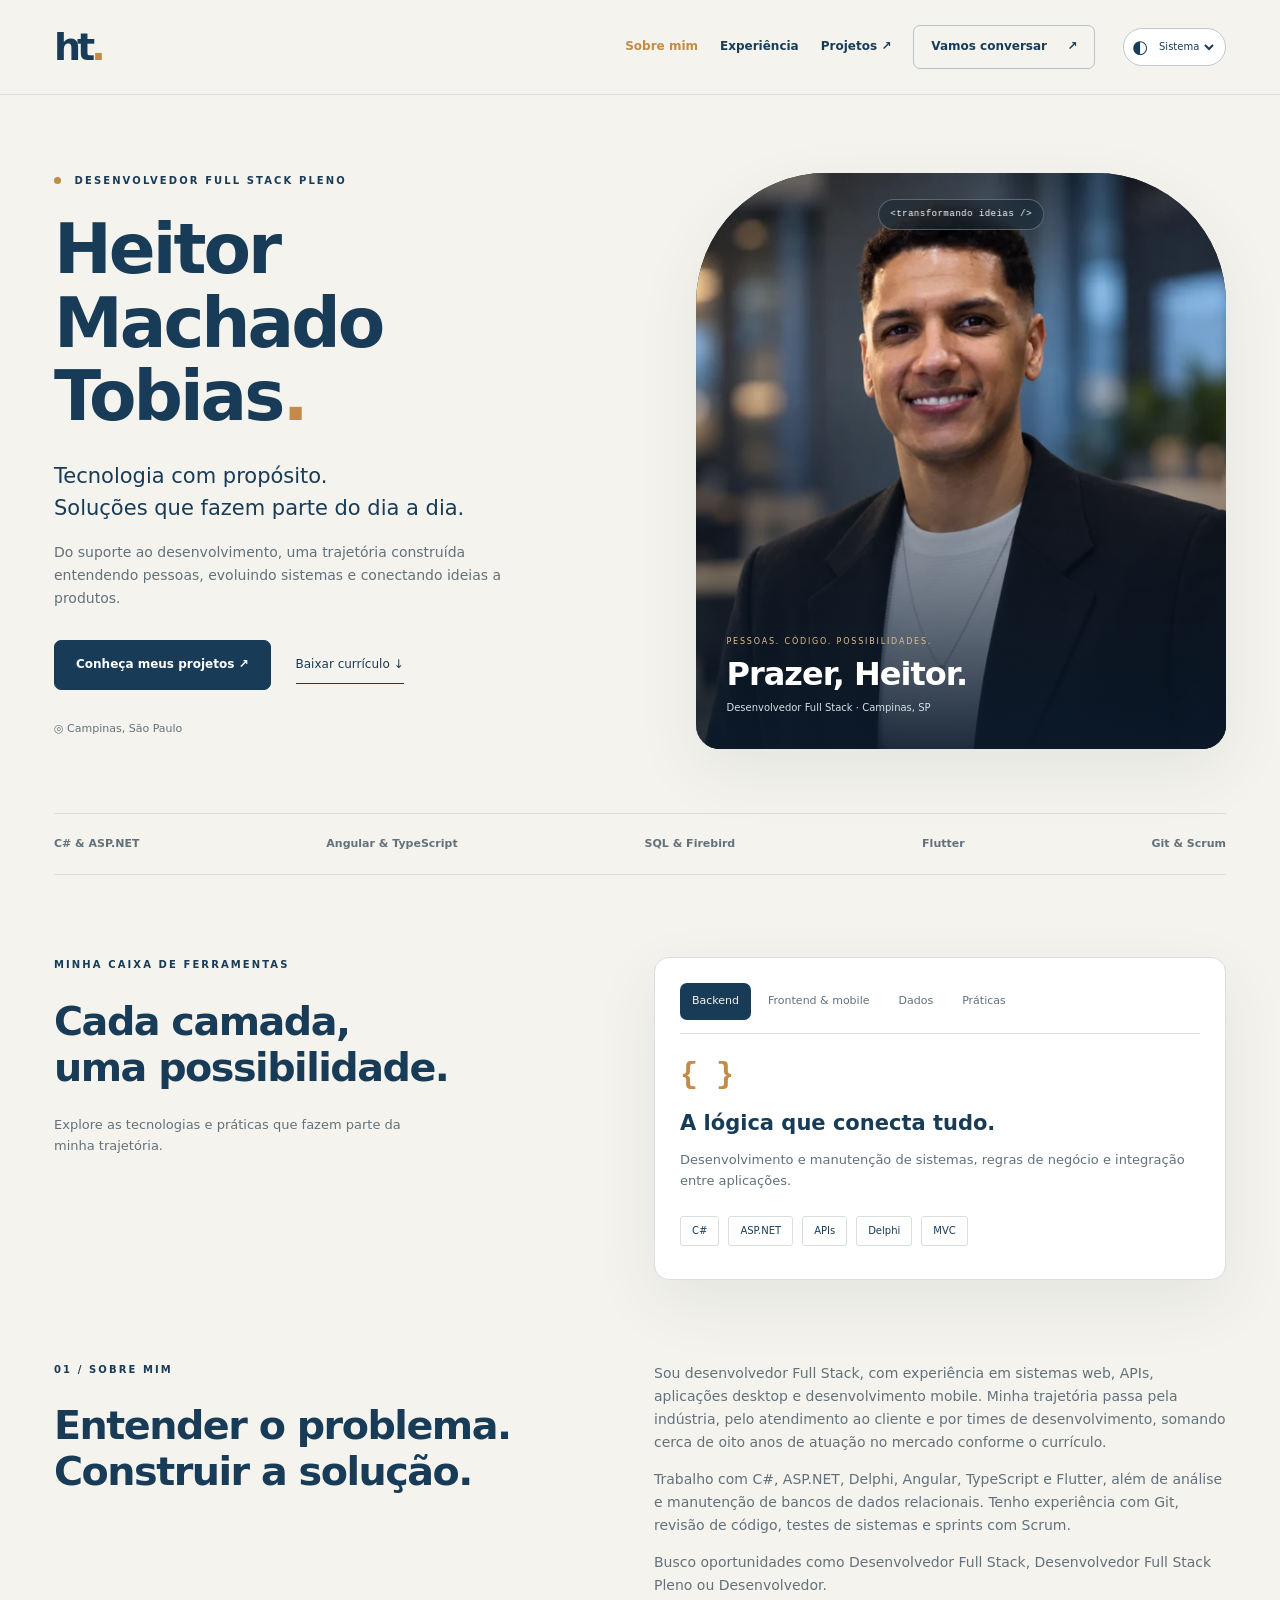
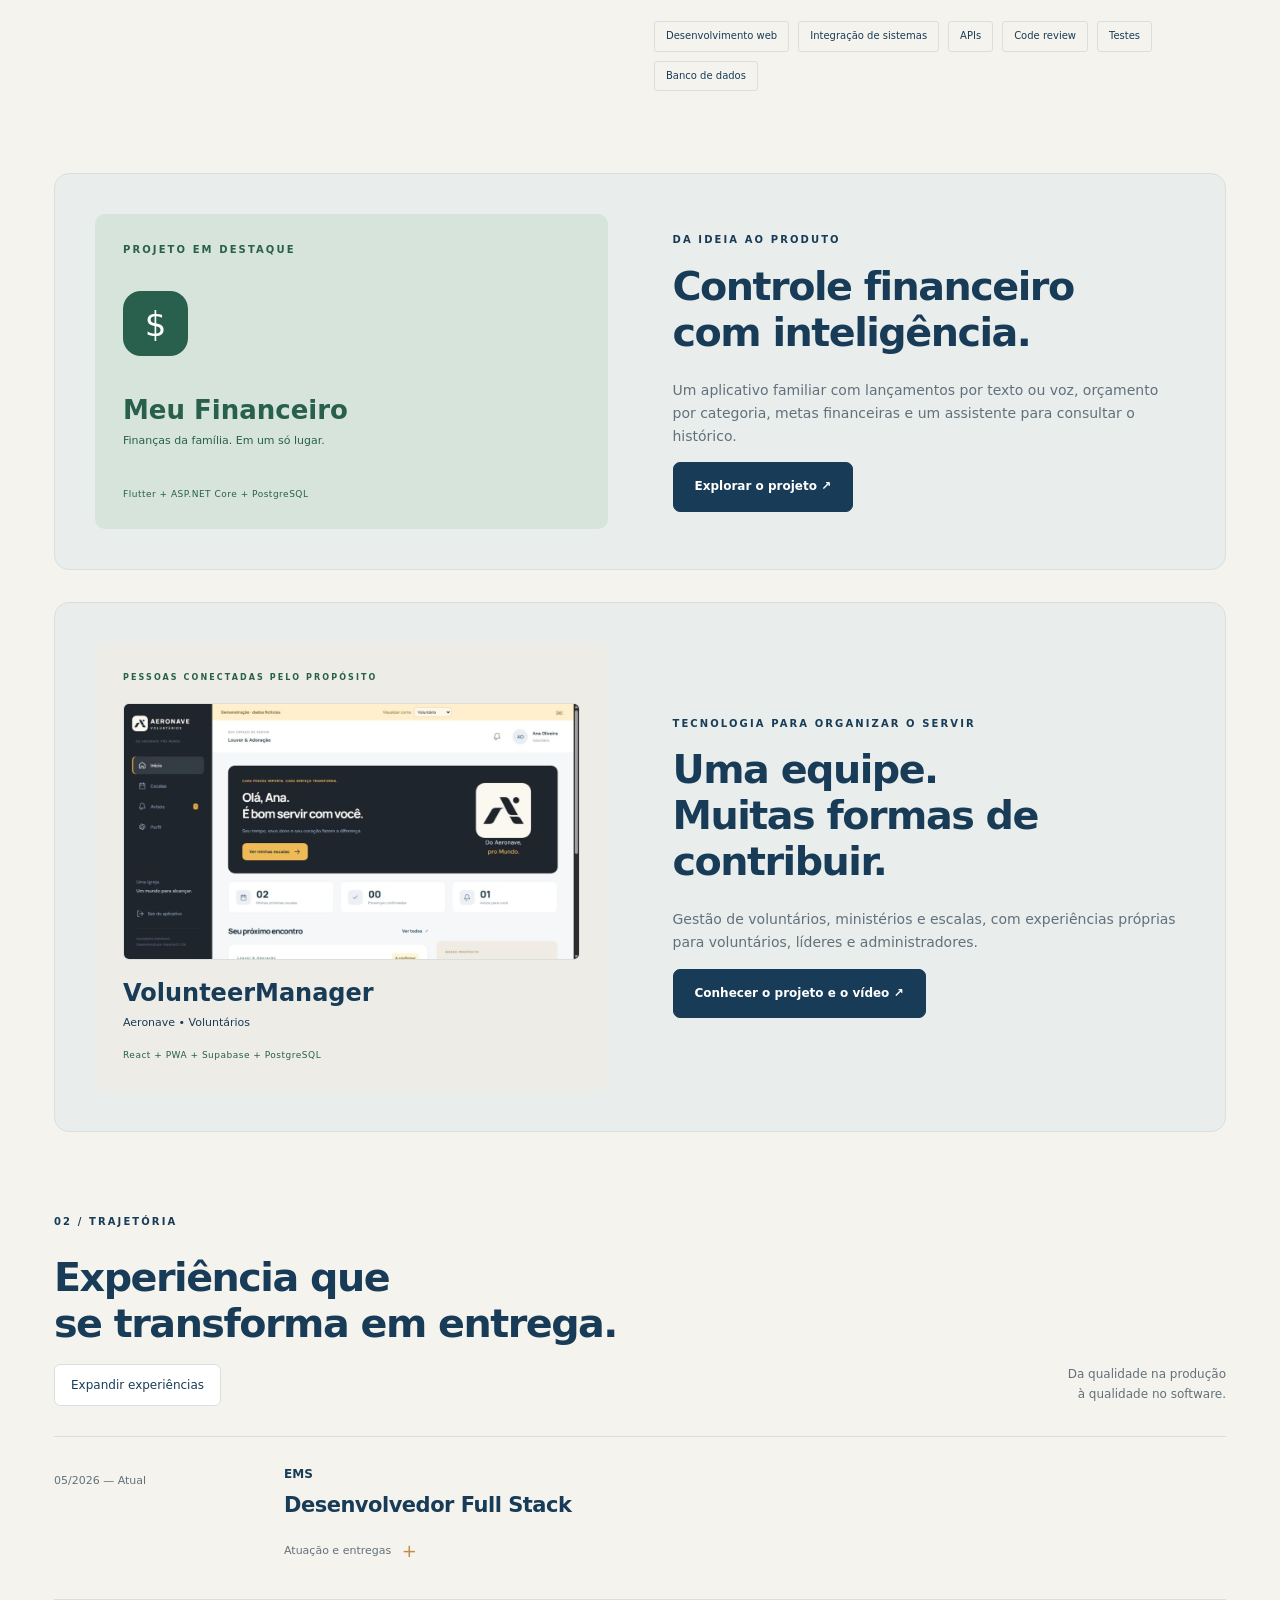
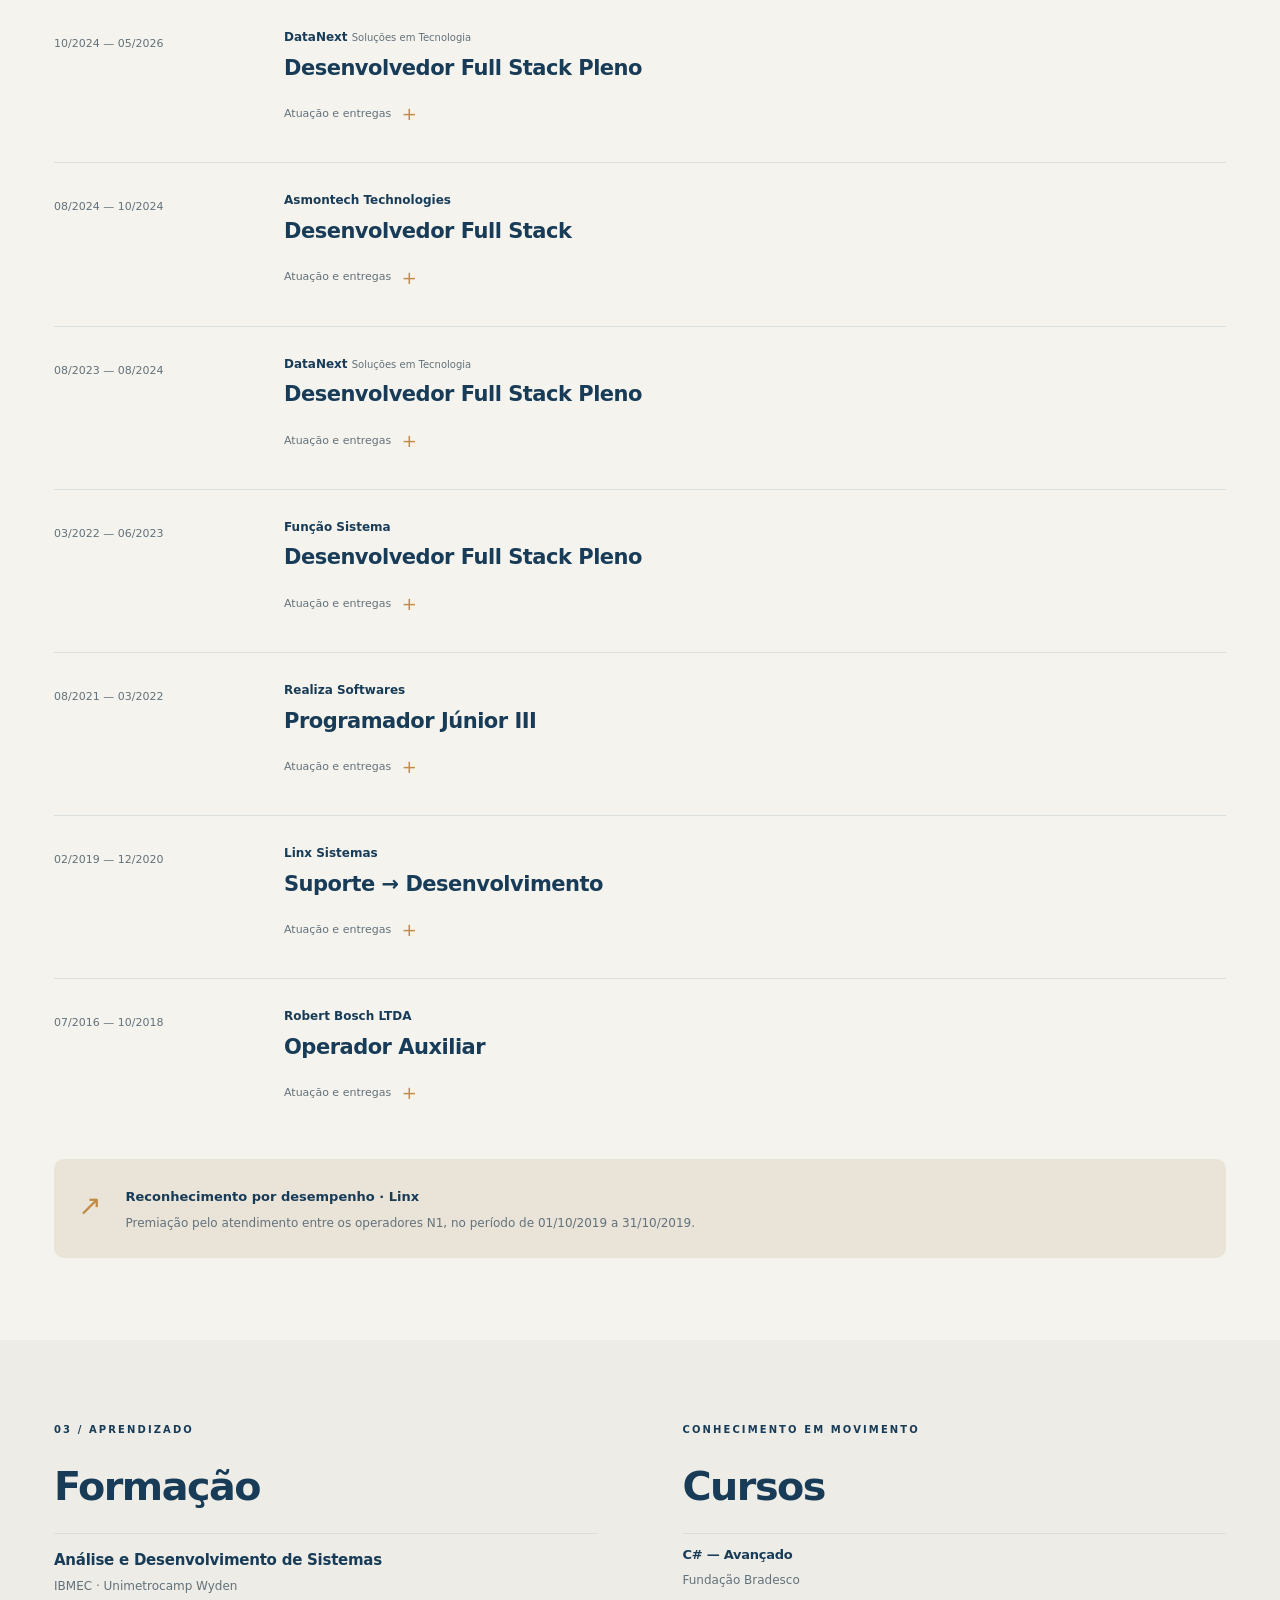
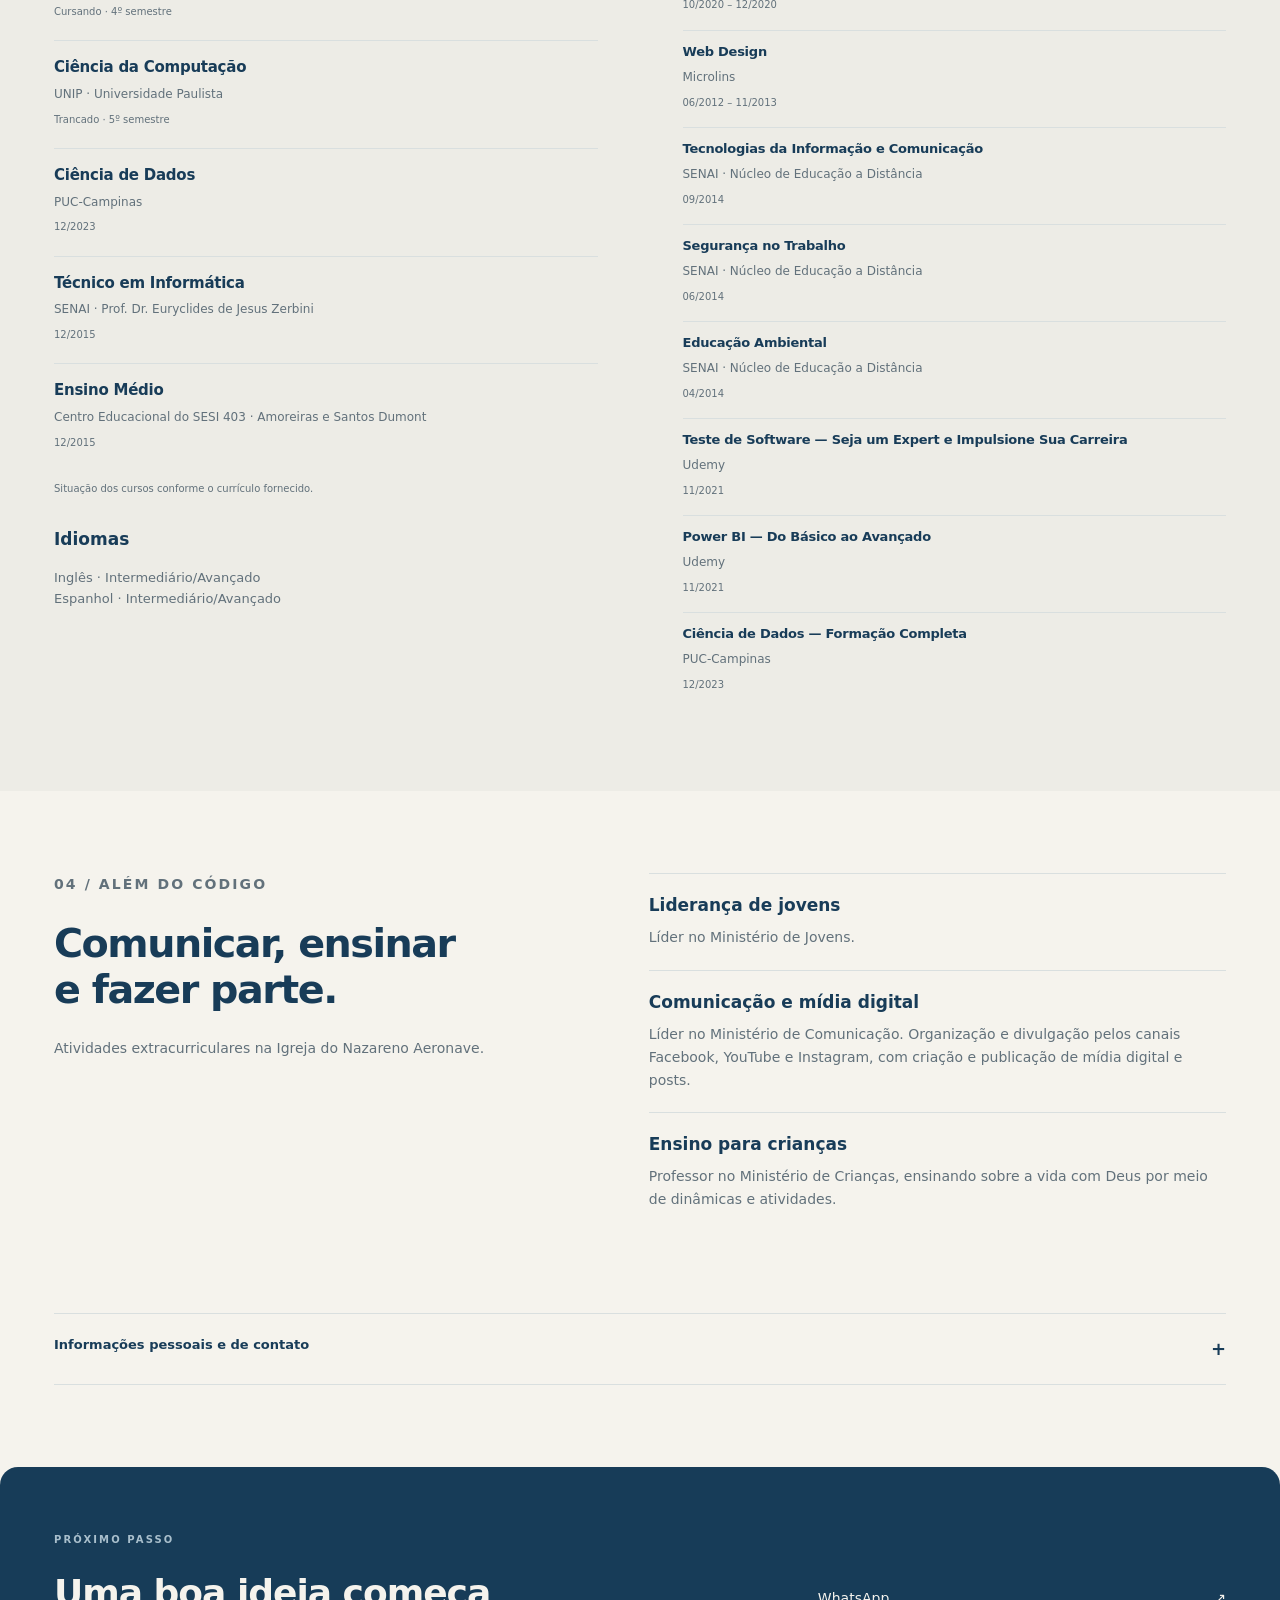
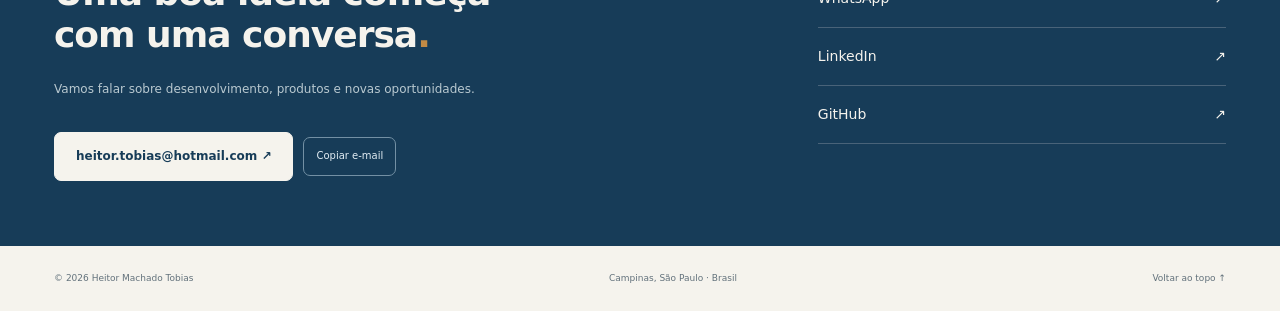
<file: index.html>
<!doctype html><html lang="pt-BR"><head><meta charset="utf-8"><meta name="viewport" content="width=device-width, initial-scale=1"><meta name="color-scheme" content="light dark"><meta name="description" content="Portfólio de Heitor Machado Tobias: desenvolvimento Full Stack, experiência, formação e projetos. Campinas, São Paulo."><meta name="theme-color" content="#173c5b"><meta property="og:title" content="Heitor Machado Tobias | Desenvolvedor Full Stack"><meta property="og:description" content="Portfólio de Heitor Machado Tobias: desenvolvimento Full Stack, experiência, formação e projetos. Campinas, São Paulo."><meta property="og:type" content="website"><meta property="og:image" content="https://heitortobias.github.io/heitor-tobias-1120.webp"><link rel="icon" href="favicon.svg" type="image/svg+xml"><title>Heitor Machado Tobias | Desenvolvedor Full Stack</title><script src="theme.js"></script><link rel="stylesheet" href="theme.css"><link rel="stylesheet" href="styles.css"><script src="site.js" type="module"></script></head><body id="topo"><div class="reading-progress" aria-hidden="true"></div><a class="skip" href="#conteudo">Pular para o conteúdo</a><header><a class="brand" href="index.html" aria-label="Heitor Tobias, início">ht<span>.</span></a><div class="header-tools"><label class="theme-control"><span aria-hidden="true">◐</span><span class="sr-only">Tema de aparência</span><select aria-label="Tema de aparência" data-theme-select><option value="system">Sistema</option><option value="light">Claro</option><option value="dark">Escuro</option></select></label><button class="menu-toggle" type="button" aria-expanded="false" aria-controls="main-navigation">Menu <span aria-hidden="true">☰</span></button></div><nav id="main-navigation" aria-label="Navegação principal"><a href="index.html">Sobre mim</a><a href="index.html#experiencia">Experiência</a><a href="projetos.html">Projetos <span>↗</span></a><a class="nav-contact" href="#contato">Vamos conversar <span>↗</span></a></nav></header><main id="conteudo"><section class="hero"><div class="hero-copy"><p class="eyebrow"><span class="dot"></span> DESENVOLVEDOR FULL STACK PLENO</p><h1>Heitor<br>Machado Tobias<span>.</span></h1><p class="hero-intro">Tecnologia com propósito.<br>Soluções que fazem parte do dia a dia.</p><p class="hero-detail">Do suporte ao desenvolvimento, uma trajetória construída entendendo pessoas, evoluindo sistemas e conectando ideias a produtos.</p><div class="actions"><a class="button" href="projetos.html">Conheça meus projetos ↗</a><a class="text-link" href="curriculo-heitor-tobias.pdf?v=20261112-datas" download>Baixar currículo ↓</a></div><p class="location">◎ Campinas, São Paulo</p></div><figure class="hero-portrait"><img src="heitor-tobias-1120.webp" srcset="heitor-tobias-640.webp 640w, heitor-tobias-1120.webp 1120w" sizes="(max-width:620px) calc(100vw - 40px), (max-width:900px) 43vw, 500px" width="1120" height="1120" alt="Retrato profissional de Heitor Machado Tobias" fetchpriority="high" decoding="async"><figcaption><span class="portrait-label">PESSOAS. CÓDIGO. POSSIBILIDADES.</span><strong>Prazer, Heitor.</strong><span>Desenvolvedor Full Stack · Campinas, SP</span></figcaption><span class="portrait-tag">&lt;transformando ideias /&gt;</span></figure></section><div class="tech-ribbon"><span>C# & ASP.NET</span><span>Angular & TypeScript</span><span>SQL & Firebird</span><span>Flutter</span><span>Git & Scrum</span></div><section class="section tech-explorer" id="tecnologias"><div><p class="eyebrow">MINHA CAIXA DE FERRAMENTAS</p><h2>Cada camada,<br>uma possibilidade.</h2><p>Explore as tecnologias e práticas que fazem parte da minha trajetória.</p></div><div class="tech-browser"><div class="tech-tabs" role="tablist" aria-label="Áreas de tecnologia"><button role="tab" id="tab-backend" aria-controls="technology-panel" aria-selected="true" data-tech="backend">Backend</button><button role="tab" id="tab-frontend" aria-controls="technology-panel" aria-selected="false" tabindex="-1" data-tech="frontend">Frontend & mobile</button><button role="tab" id="tab-data" aria-controls="technology-panel" aria-selected="false" tabindex="-1" data-tech="data">Dados</button><button role="tab" id="tab-workflow" aria-controls="technology-panel" aria-selected="false" tabindex="-1" data-tech="workflow">Práticas</button></div><div id="technology-panel" role="tabpanel" aria-labelledby="tab-backend" tabindex="0"><span class="tech-symbol" aria-hidden="true">{ }</span><h3 id="tech-heading">A lógica que conecta tudo.</h3><p id="tech-description">Desenvolvimento e manutenção de sistemas, regras de negócio e integração entre aplicações.</p><div class="tags" id="tech-tags"><span>C#</span><span>ASP.NET</span><span>APIs</span><span>Delphi</span><span>MVC</span></div></div></div></section><section class="section about" id="sobre"><div><p class="eyebrow">01 / SOBRE MIM</p><h2>Entender o problema.<br>Construir a solução.</h2></div><div><p>Sou desenvolvedor Full Stack, com experiência em sistemas web, APIs, aplicações desktop e desenvolvimento mobile. Minha trajetória passa pela indústria, pelo atendimento ao cliente e por times de desenvolvimento, somando cerca de oito anos de atuação no mercado conforme o currículo.</p><p>Trabalho com C#, ASP.NET, Delphi, Angular, TypeScript e Flutter, além de análise e manutenção de bancos de dados relacionais. Tenho experiência com Git, revisão de código, testes de sistemas e sprints com Scrum.</p><p>Busco oportunidades como Desenvolvedor Full Stack, Desenvolvedor Full Stack Pleno ou Desenvolvedor.</p><div class="tags"><span>Desenvolvimento web</span><span>Integração de sistemas</span><span>APIs</span><span>Code review</span><span>Testes</span><span>Banco de dados</span></div></div></section><section class="featured section"><div class="feature-visual"><span class="eyebrow">PROJETO EM DESTAQUE</span><div class="finance-icon">$</div><p>Meu Financeiro<span>Finanças da família. Em um só lugar.</span></p><span class="mini-tag">Flutter + ASP.NET Core + PostgreSQL</span></div><div><p class="eyebrow">DA IDEIA AO PRODUTO</p><h2>Controle financeiro<br>com inteligência.</h2><p>Um aplicativo familiar com lançamentos por texto ou voz, orçamento por categoria, metas financeiras e um assistente para consultar o histórico.</p><a class="button" href="projetos.html#meu-financeiro">Explorar o projeto ↗</a></div></section><section class="featured section volunteer-featured"><div class="feature-visual volunteer-visual"><span class="eyebrow">PESSOAS CONECTADAS PELO PROPÓSITO</span><img src="volunteer-manager-preview.webp" alt="Painel demonstrativo do Aeronave • Voluntários" width="1100" height="619" loading="lazy" decoding="async"><p>VolunteerManager<span>Aeronave • Voluntários</span></p><span class="mini-tag">React + PWA + Supabase + PostgreSQL</span></div><div><p class="eyebrow">TECNOLOGIA PARA ORGANIZAR O SERVIR</p><h2>Uma equipe.<br>Muitas formas de contribuir.</h2><p>Gestão de voluntários, ministérios e escalas, com experiências próprias para voluntários, líderes e administradores.</p><a class="button" href="projetos.html#volunteer-manager">Conhecer o projeto e o vídeo ↗</a></div></section><section class="section" id="experiencia"><div class="section-head"><div><p class="eyebrow">02 / TRAJETÓRIA</p><h2>Experiência que<br>se transforma em entrega.</h2></div><div class="experience-tools"><p>Da qualidade na produção<br>à qualidade no software.</p><button type="button" class="outline-button" data-expand-experience aria-expanded="false">Expandir experiências</button></div></div><article class="job"><p class="period">05/2026 — Atual</p><div><p class="company">EMS</p><h3>Desenvolvedor Full Stack</h3><details class="job-details"><summary>Atuação e entregas <span aria-hidden="true">+</span></summary><p>Atuação Full Stack na sustentação e evolução do projeto, com implementação de código, correções de falhas e aplicação de hotfixes. Manutenção e ajustes em bancos de dados, desenvolvimento e manutenção de APIs e gestão de dispositivos IoT. Direcionamento de profissionais de manutenção para intervenções em campo (in loco).</p></details></div></article><article class="job"><p class="period">10/2024 — 05/2026</p><div><p class="company">DataNext <span>Soluções em Tecnologia</span></p><h3>Desenvolvedor Full Stack Pleno</h3><details class="job-details"><summary>Atuação e entregas <span aria-hidden="true">+</span></summary><p>Atualizações e manutenção de sistema web para controle de procedimentos dentários. Manutenção de bancos de dados SQL e implementação e manutenção de APIs.</p></details></div></article><article class="job"><p class="period">08/2024 — 10/2024</p><div><p class="company">Asmontech Technologies <span></span></p><h3>Desenvolvedor Full Stack</h3><details class="job-details"><summary>Atuação e entregas <span aria-hidden="true">+</span></summary><p>Atualizações e manutenção de sistema web de chamados com Angular e TypeScript. Banco de dados SQL, implementação e manutenção de APIs, desenvolvimento mobile com Flutter e tabelas e recursos dinâmicos com VBA.</p></details></div></article><article class="job"><p class="period">08/2023 — 08/2024</p><div><p class="company">DataNext <span>Soluções em Tecnologia</span></p><h3>Desenvolvedor Full Stack Pleno</h3><details class="job-details"><summary>Atuação e entregas <span aria-hidden="true">+</span></summary><p>Atualizações e manutenção de sistema web para controle de procedimentos dentários, bancos de dados SQL e implementação e manutenção de APIs.</p></details></div></article><article class="job"><p class="period">03/2022 — 06/2023</p><div><p class="company">Função Sistema <span></span></p><h3>Desenvolvedor Full Stack Pleno</h3><details class="job-details"><summary>Atuação e entregas <span aria-hidden="true">+</span></summary><p>Manutenção e evolução de sistema web MVC para gestão de clientes e intranet, servidores, bancos SQL e APIs. Integração entre sistemas da empresa com MultiProjetos. Entregas de downloads em massa e solicitações em grande escala, testadas, documentadas e aplicadas no cliente, melhorando a relação cliente–empresa e o uso das ferramentas.</p></details></div></article><article class="job"><p class="period">08/2021 — 03/2022</p><div><p class="company">Realiza Softwares <span></span></p><h3>Programador Júnior III</h3><details class="job-details"><summary>Atuação e entregas <span aria-hidden="true">+</span></summary><p>Atualizações e manutenção de ERP para gestão de empresas e negócios. Homologação e implantação de frente de caixa. Manutenção de servidores e bancos SQL, Access e Firebird, além de implementação e manutenção de APIs. Entregas voltadas às necessidades dos clientes e à evolução do produto.</p></details></div></article><article class="job"><p class="period">02/2019 — 12/2020</p><div><p class="company">Linx Sistemas <span></span></p><h3>Suporte → Desenvolvimento</h3><details class="job-details"><summary>Atuação e entregas <span aria-hidden="true">+</span></summary><p>Atuação como Analista Jr I de Suporte, Analista de Desenvolvimento Jr e Desenvolvedor. Atendimento N1 e resolução de dúvidas e problemas. Codificador principal em projeto piloto de uma equipe de quatro pessoas para resolver um problema recorrente e reduzir contatos com o suporte. Melhorias e funcionalidades em Delphi para desktop e C# com ASP.NET. A ferramenta cumpriu sua função e reduziu contatos no suporte.</p></details></div></article><article class="job"><p class="period">07/2016 — 10/2018</p><div><p class="company">Robert Bosch LTDA <span></span></p><h3>Operador Auxiliar</h3><details class="job-details"><summary>Atuação e entregas <span aria-hidden="true">+</span></summary><p>Operação de máquinas injetoras de produtos plásticos, inspeção visual e controle de qualidade durante a produção e na finalização da linha. Apoio no empacotamento, envio e trânsito de peças entre setores para exames e testes. A equipe atingiu altos indicadores de produção e qualidade, com pontuações e premiações internas.</p></details></div></article><aside class="award"><span>↗</span><div><strong>Reconhecimento por desempenho · Linx</strong><p>Premiação pelo atendimento entre os operadores N1, no período de 01/10/2019 a 31/10/2019.</p></div></aside></section><section class="section education"><div><p class="eyebrow">03 / APRENDIZADO</p><h2>Formação</h2><ul class="records"><li><h3>Análise e Desenvolvimento de Sistemas</h3><p>IBMEC · Unimetrocamp Wyden</p><span>Cursando · 4º semestre</span></li><li><h3>Ciência da Computação</h3><p>UNIP · Universidade Paulista</p><span>Trancado · 5º semestre</span></li><li><h3>Ciência de Dados</h3><p>PUC-Campinas</p><span>12/2023</span></li><li><h3>Técnico em Informática</h3><p>SENAI · Prof. Dr. Euryclides de Jesus Zerbini</p><span>12/2015</span></li><li><h3>Ensino Médio</h3><p>Centro Educacional do SESI 403 · Amoreiras e Santos Dumont</p><span>12/2015</span></li></ul><p class="source-note">Situação dos cursos conforme o currículo fornecido.</p><h3 class="language-title">Idiomas</h3><p>Inglês · Intermediário/Avançado<br>Espanhol · Intermediário/Avançado</p></div><div><p class="eyebrow">CONHECIMENTO EM MOVIMENTO</p><h2>Cursos</h2><ul class="records compact"><li><h3>C# — Avançado</h3><p>Fundação Bradesco</p><span>10/2020 – 12/2020</span></li><li><h3>Web Design</h3><p>Microlins</p><span>06/2012 – 11/2013</span></li><li><h3>Tecnologias da Informação e Comunicação</h3><p>SENAI · Núcleo de Educação a Distância</p><span>09/2014</span></li><li><h3>Segurança no Trabalho</h3><p>SENAI · Núcleo de Educação a Distância</p><span>06/2014</span></li><li><h3>Educação Ambiental</h3><p>SENAI · Núcleo de Educação a Distância</p><span>04/2014</span></li><li><h3>Teste de Software — Seja um Expert e Impulsione Sua Carreira</h3><p>Udemy</p><span>11/2021</span></li><li><h3>Power BI — Do Básico ao Avançado</h3><p>Udemy</p><span>11/2021</span></li><li><h3>Ciência de Dados — Formação Completa</h3><p>PUC-Campinas</p><span>12/2023</span></li></ul></div></section><section class="section community"><div><p class="eyebrow">04 / ALÉM DO CÓDIGO</p><h2>Comunicar, ensinar<br>e fazer parte.</h2><p>Atividades extracurriculares na Igreja do Nazareno Aeronave.</p></div><div class="community-list"><article><h3>Liderança de jovens</h3><p>Líder no Ministério de Jovens.</p></article><article><h3>Comunicação e mídia digital</h3><p>Líder no Ministério de Comunicação. Organização e divulgação pelos canais Facebook, YouTube e Instagram, com criação e publicação de mídia digital e posts.</p></article><article><h3>Ensino para crianças</h3><p>Professor no Ministério de Crianças, ensinando sobre a vida com Deus por meio de dinâmicas e atividades.</p></article></div></section><section class="section profile"><details><summary>Informações pessoais e de contato <span>+</span></summary><div class="profile-grid"><p><strong>Nome completo</strong>Heitor Machado Tobias</p><p><strong>Nascimento</strong>25/03/1998</p><p><strong>Endereço</strong>Av. Coacyara, 1101 · Campinas, São Paulo</p><p><strong>Celular / WhatsApp</strong><a href="tel:+5519994448213">(19) 99444-8213</a></p><p><strong>E-mail</strong><a href="mailto:heitor.tobias@hotmail.com">heitor.tobias@hotmail.com</a></p></div></details></section></main><section class="contact" id="contato"><div><p class="eyebrow">PRÓXIMO PASSO</p><h2>Uma boa ideia começa<br>com uma conversa<span>.</span></h2><p>Vamos falar sobre desenvolvimento, produtos e novas oportunidades.</p><div class="email-actions"><a class="button light" href="mailto:heitor.tobias@hotmail.com">heitor.tobias@hotmail.com ↗</a><button class="copy-email" type="button" data-copy-email aria-label="Copiar e-mail de contato">Copiar e-mail</button><span class="copy-status" role="status" aria-live="polite"></span></div></div><div class="contact-links"><a href="https://wa.me/5519994448213" target="_blank" rel="noopener noreferrer">WhatsApp <span>↗</span></a><a href="https://www.linkedin.com/in/heitortobias/" target="_blank" rel="noopener noreferrer">LinkedIn <span>↗</span></a><a href="https://github.com/heitor2503" target="_blank" rel="noopener noreferrer">GitHub <span>↗</span></a></div></section><footer><span>© <span id="year">2026</span> Heitor Machado Tobias</span><span>Campinas, São Paulo · Brasil</span><a href="#topo">Voltar ao topo ↑</a></footer></body></html>
</file>
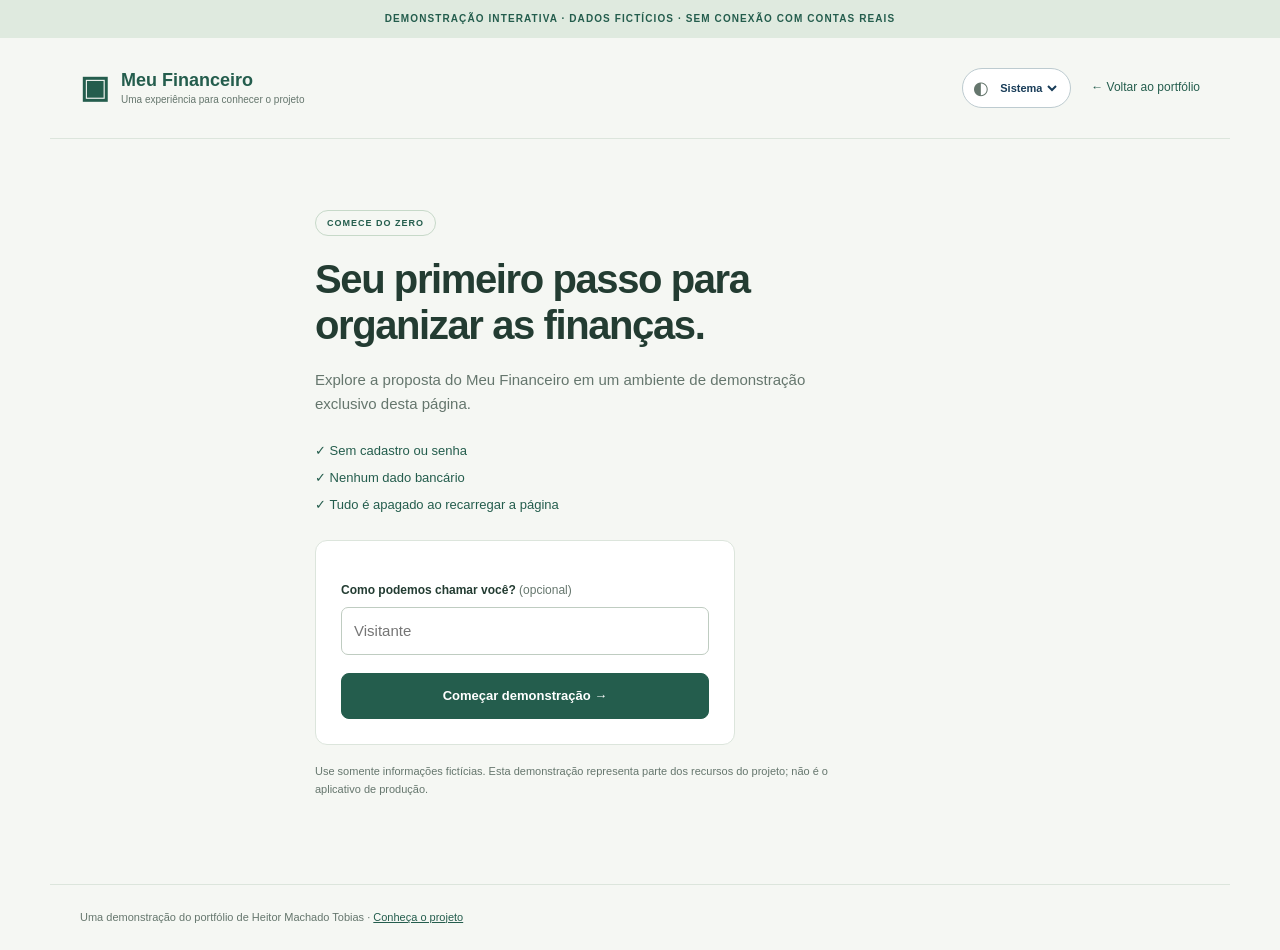
<file: financeiro-demo.html>
<!doctype html><html lang="pt-BR"><head><meta charset="utf-8"><meta name="viewport" content="width=device-width,initial-scale=1"><meta name="color-scheme" content="light dark"><meta http-equiv="Content-Security-Policy" content="default-src 'self'; script-src 'self'; style-src 'self'; connect-src 'none'; form-action 'none'; base-uri 'none'; object-src 'none'; frame-src 'none'"><meta name="referrer" content="no-referrer"><meta name="description" content="Experimente uma demonstração isolada do Meu Financeiro. Dados fictícios, sem cadastro e sem conexão com contas reais."><meta name="robots" content="noindex"><title>Meu Financeiro | Demonstração</title><link rel="icon" href="favicon.svg"><script src="theme.js"></script><link rel="stylesheet" href="theme.css"><link rel="stylesheet" href="financeiro-demo.css"><script src="financeiro-demo.js" defer></script></head><body><div class="demo-banner">DEMONSTRAÇÃO INTERATIVA · DADOS FICTÍCIOS · SEM CONEXÃO COM CONTAS REAIS</div><header><a class="brand" href="financeiro-demo.html">▣ <span>Meu Financeiro<small>Uma experiência para conhecer o projeto</small></span></a><div class="demo-header-tools"><label class="theme-control"><span aria-hidden="true">◐</span><span class="sr-only">Tema de aparência</span><select aria-label="Tema de aparência" data-theme-select><option value="system">Sistema</option><option value="light">Claro</option><option value="dark">Escuro</option></select></label><a href="projetos.html#meu-financeiro">← Voltar ao portfólio</a></div></header><main><section id="welcome" class="welcome"><span class="pill">COMECE DO ZERO</span><h1>Seu primeiro passo para<br>organizar as finanças.</h1><p>Explore a proposta do Meu Financeiro em um ambiente de demonstração exclusivo desta página.</p><div class="promise"><span>✓ Sem cadastro ou senha</span><span>✓ Nenhum dado bancário</span><span>✓ Tudo é apagado ao recarregar a página</span></div><form id="start-form"><label for="visitor">Como podemos chamar você? <span>(opcional)</span></label><input id="visitor" maxlength="40" placeholder="Visitante" autocomplete="off"><button type="submit">Começar demonstração →</button></form><p class="fine">Use somente informações fictícias. Esta demonstração representa parte dos recursos do projeto; não é o aplicativo de produção.</p></section><section id="workspace" hidden><div class="workspace-head"><div><span class="pill">SESSÃO DE DEMONSTRAÇÃO</span><h1>Olá, <span id="visitor-name">Visitante</span>.</h1><p>Um espaço novo para experimentar, do seu jeito.</p></div><div class="head-actions"><button id="examples" class="secondary">Carregar exemplo fictício</button><button id="restart" class="subtle">Recomeçar</button></div></div><nav aria-label="Áreas da demonstração"><button data-panel="overview" aria-current="page">Visão geral</button><button data-panel="entries">Lançamentos</button><button data-panel="budgets">Orçamentos</button><button data-panel="goals">Metas</button></nav><div id="notice" role="status" aria-live="polite"></div><section id="overview" class="panel"><div class="cards"><article><p>Receitas</p><strong id="income-total">R$ 0,00</strong><small>Simuladas nesta página</small></article><article><p>Despesas</p><strong id="expense-total">R$ 0,00</strong><small>Simuladas nesta página</small></article><article><p>Saldo</p><strong id="balance-total">R$ 0,00</strong><small>Receitas menos despesas</small></article></div><div class="grid"><article class="box"><h2>Comece com uma frase</h2><p>Experimente: “Gastei 150 reais de gasolina hoje”.</p><form id="natural-form"><label for="natural">Descreva um lançamento fictício</label><textarea id="natural" rows="3" maxlength="200" placeholder="Gastei 150 reais de gasolina hoje" required></textarea><button type="submit">Revisar lançamento →</button></form><p class="fine">Interpretação por regras locais nesta demo. A integração de IA e a voz pertencem ao aplicativo completo.</p></article><article class="box"><h2>Despesas por categoria</h2><div id="categories"></div><p class="fine">Os totais consideram todos os lançamentos desta sessão fictícia.</p></article></div></section><section id="entries" class="panel" hidden><div class="grid"><article class="box"><h2>Novo lançamento</h2><form id="entry-form"><label for="entry-kind">Tipo</label><select id="entry-kind"><option value="expense">Despesa</option><option value="income">Receita</option></select><label for="entry-description">Descrição fictícia</label><input id="entry-description" required maxlength="100" placeholder="Ex.: Mercado da semana"><label for="entry-amount">Valor em reais</label><input id="entry-amount" type="number" min="0.01" max="10000000" step="0.01" required placeholder="0,00"><label for="entry-category">Categoria</label><select id="entry-category"></select><button type="submit">Adicionar lançamento</button></form></article><article class="box"><h2>Histórico da sessão</h2><div id="history"></div></article></div></section><section id="budgets" class="panel" hidden><div class="grid"><article class="box"><h2>Planeje por categoria</h2><p>Defina um limite fictício e acompanhe quanto já foi usado.</p><form id="budget-form"><label for="budget-category">Categoria</label><select id="budget-category"></select><label for="budget-amount">Limite em reais</label><input id="budget-amount" type="number" min="0.01" max="10000000" step="0.01" required placeholder="0,00"><button type="submit">Salvar orçamento</button></form></article><article class="box"><h2>Seus orçamentos de teste</h2><div id="budget-list"></div></article></div></section><section id="goals" class="panel" hidden><div class="grid"><article class="box"><h2>Um objetivo de cada vez</h2><form id="goal-form"><label for="goal-name">Nome da meta fictícia</label><input id="goal-name" maxlength="80" required placeholder="Ex.: Viagem em família"><label for="goal-target">Valor desejado em reais</label><input id="goal-target" type="number" min="0.01" max="10000000" step="0.01" required><label for="goal-saved">Valor já reservado em reais</label><input id="goal-saved" type="number" min="0" max="10000000" step="0.01" value="0" required><button type="submit">Criar meta</button></form></article><article class="box"><h2>Metas da sessão</h2><div id="goal-list"></div></article></div></section><p class="session-note">Seus testes existem apenas nesta página. Recarregue ou use “Recomeçar” para apagar tudo. Nenhuma operação altera a conta do autor ou envia informações ao aplicativo.</p></section></main><footer>Uma demonstração do portfólio de Heitor Machado Tobias · <a href="projetos.html">Conheça o projeto</a></footer><dialog id="review"><h2>Confira antes de adicionar</h2><p>Interpretação ilustrativa por regras locais:</p><dl><dt>Tipo</dt><dd id="review-kind"></dd><dt>Descrição</dt><dd id="review-description"></dd><dt>Categoria</dt><dd id="review-category"></dd><dt>Valor</dt><dd id="review-amount"></dd></dl><div class="dialog-actions"><button id="review-cancel" class="secondary">Cancelar</button><button id="review-confirm">Confirmar lançamento</button></div></dialog><dialog id="reset-dialog"><h2>Recomeçar a demonstração?</h2><p>Os lançamentos, orçamentos e metas fictícios desta sessão serão apagados.</p><div class="dialog-actions"><button id="reset-cancel" class="secondary">Continuar testando</button><button id="reset-confirm">Sim, recomeçar</button></div></dialog></body></html>
</file>
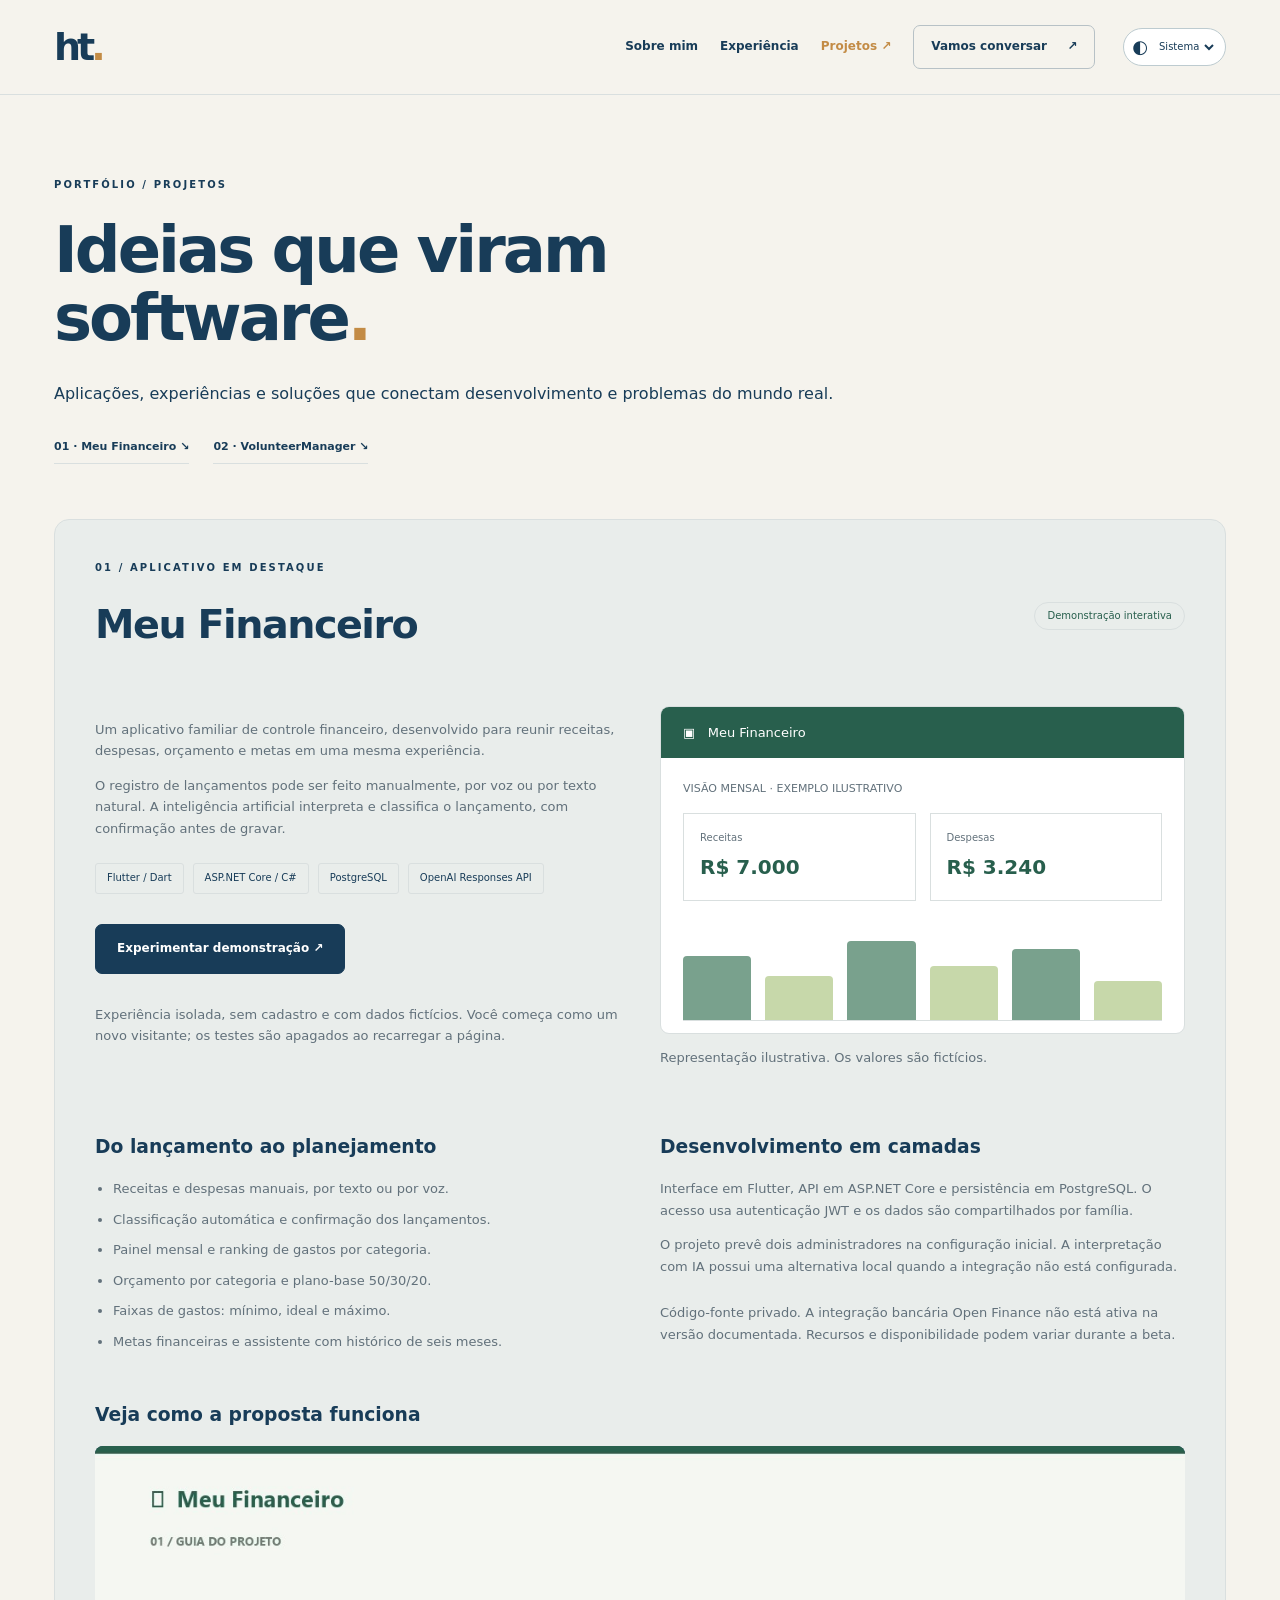
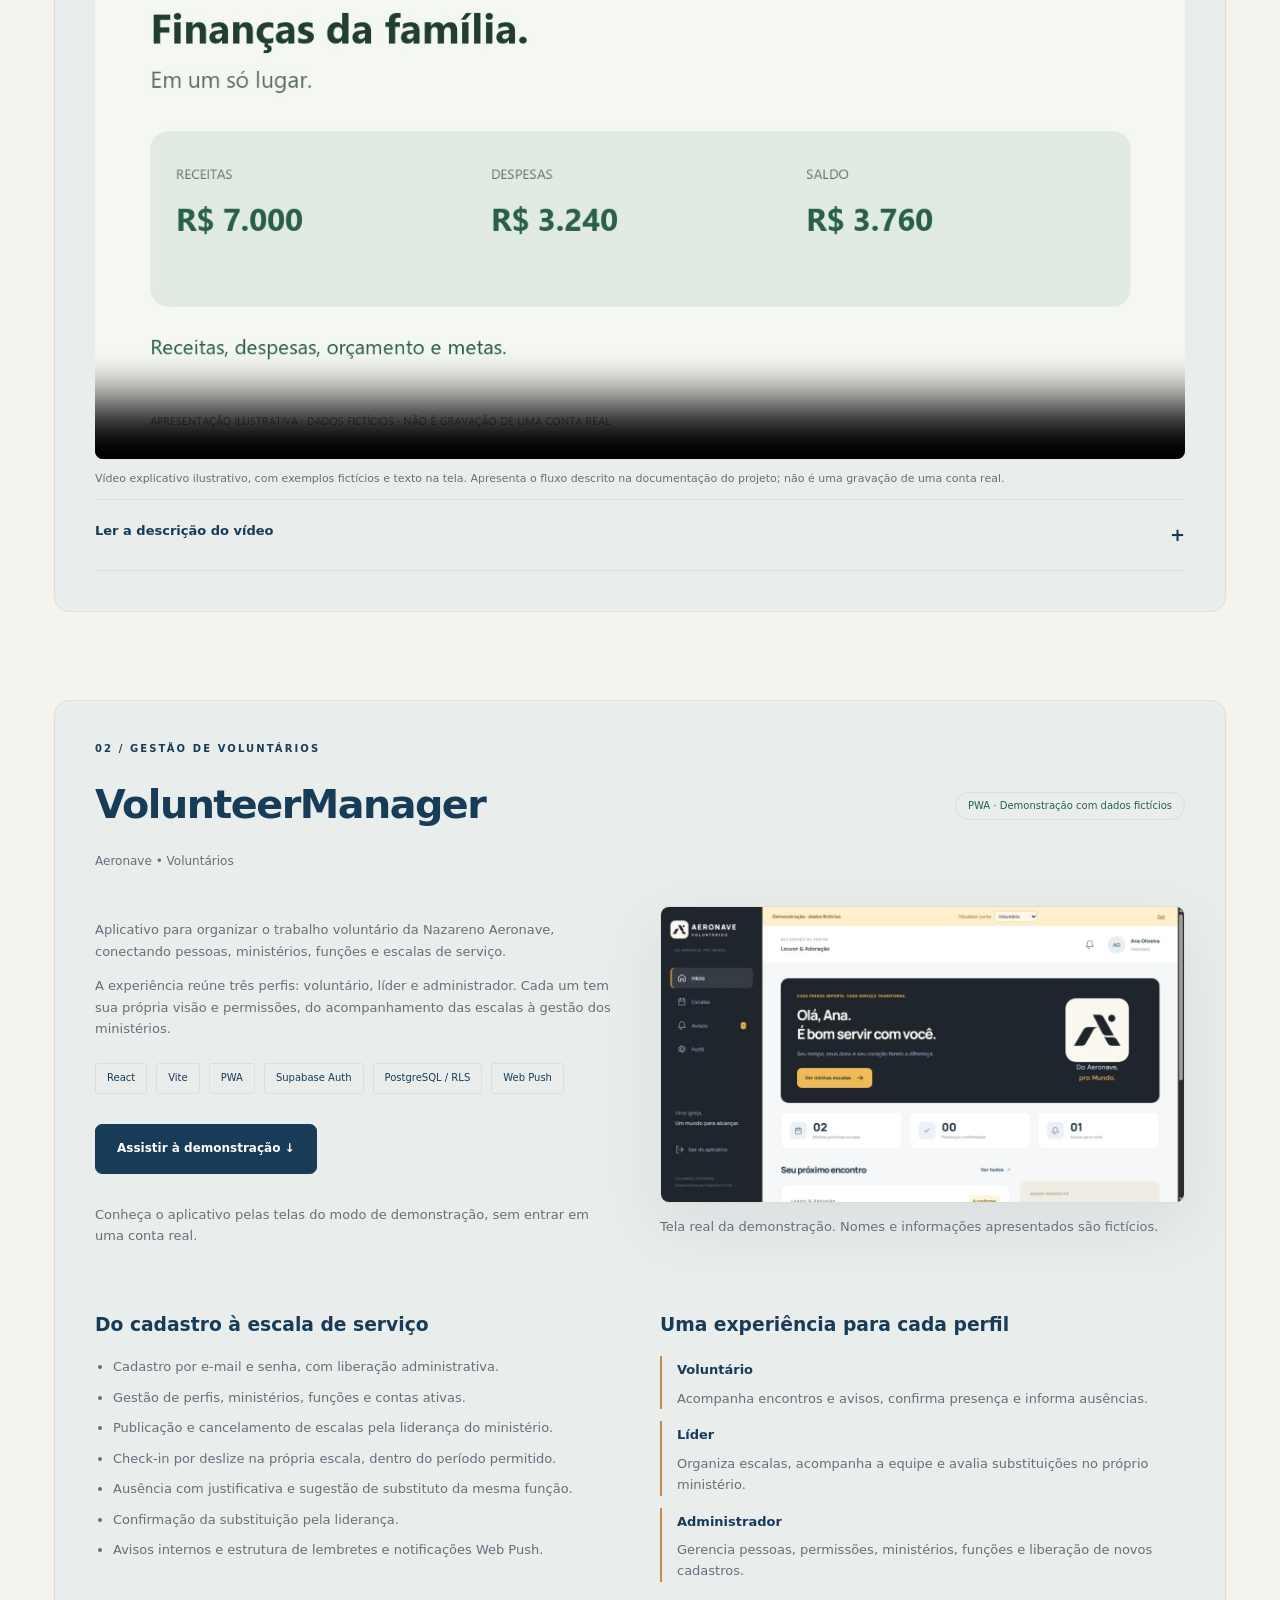
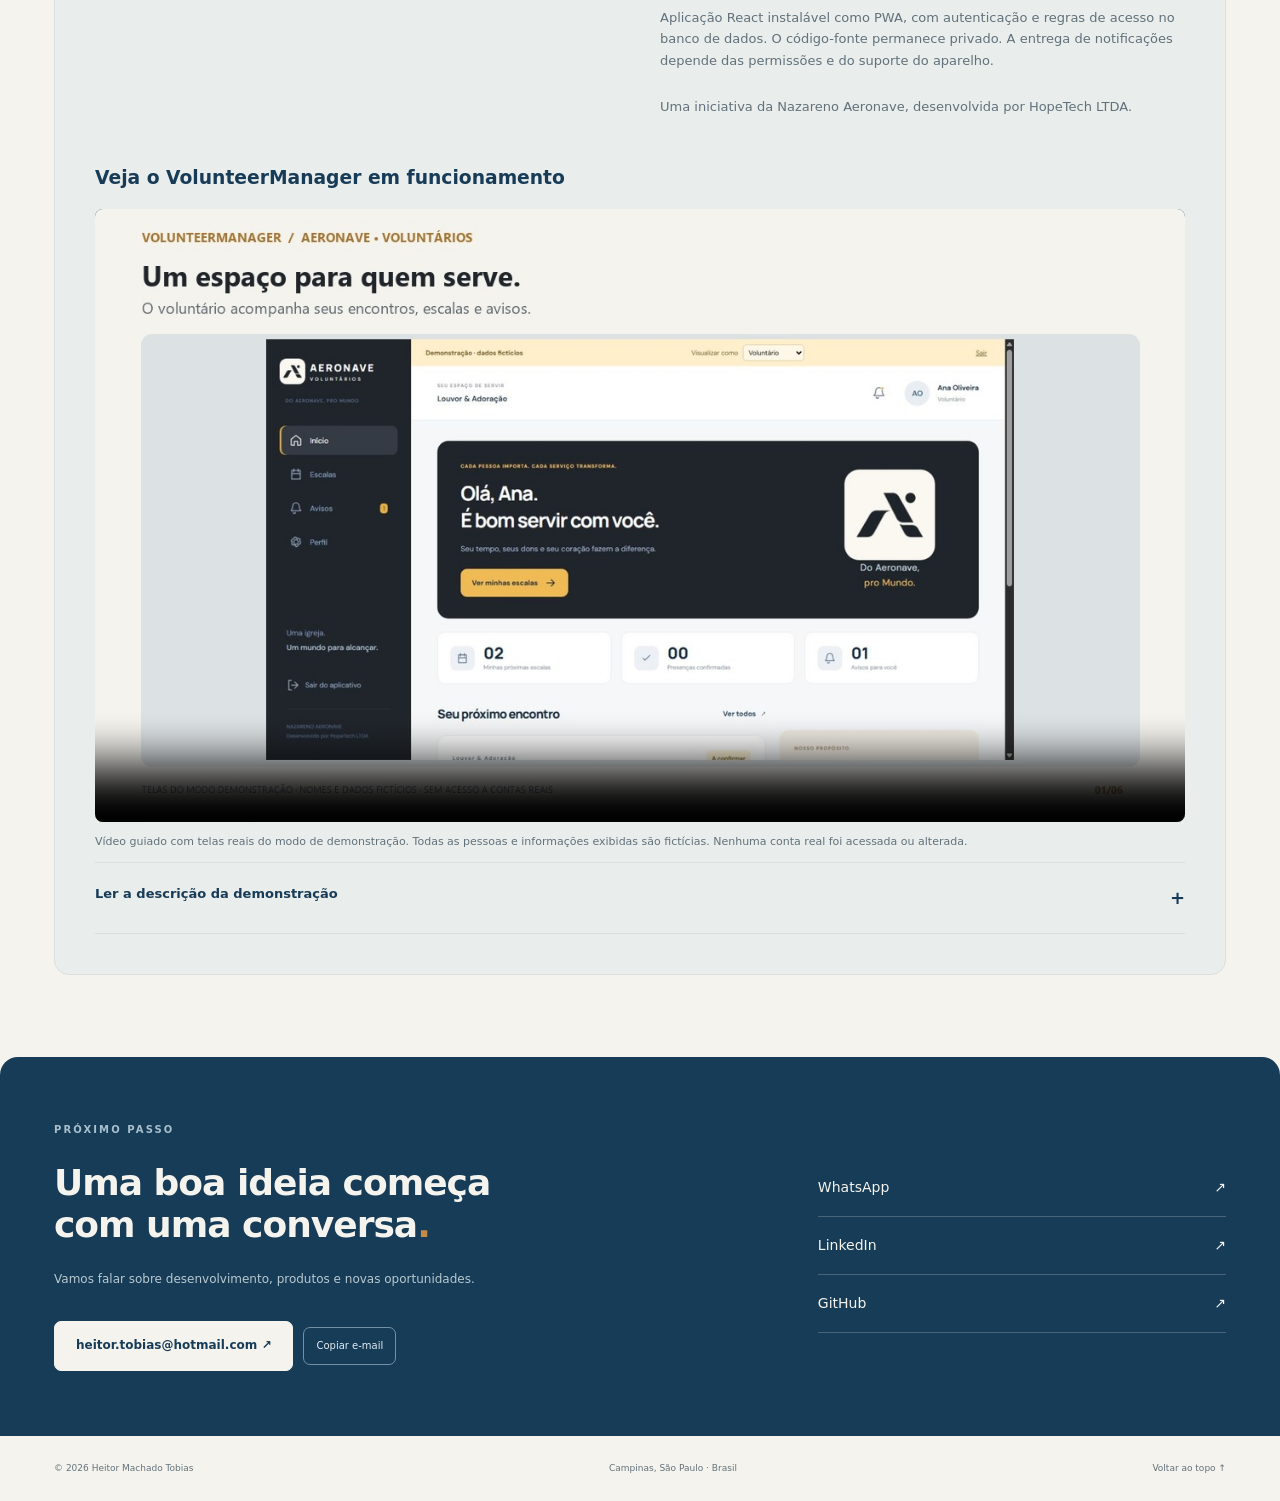
<file: projetos.html>
<!doctype html><html lang="pt-BR"><head><meta charset="utf-8"><meta name="viewport" content="width=device-width, initial-scale=1"><meta name="color-scheme" content="light dark"><meta name="description" content="Conheça Meu Financeiro e VolunteerManager: projetos de Heitor Machado Tobias com demonstrações em vídeo e dados fictícios."><meta name="theme-color" content="#173c5b"><meta property="og:title" content="Projetos | Heitor Machado Tobias"><meta property="og:description" content="Conheça Meu Financeiro e VolunteerManager: projetos de Heitor Machado Tobias com demonstrações em vídeo e dados fictícios."><meta property="og:type" content="website"><link rel="icon" href="favicon.svg" type="image/svg+xml"><title>Projetos | Heitor Machado Tobias</title><script src="theme.js"></script><link rel="stylesheet" href="theme.css"><link rel="stylesheet" href="styles.css"><script src="site.js" type="module"></script></head><body id="topo"><div class="reading-progress" aria-hidden="true"></div><a class="skip" href="#conteudo">Pular para o conteúdo</a><header><a class="brand" href="index.html" aria-label="Heitor Tobias, início">ht<span>.</span></a><div class="header-tools"><label class="theme-control"><span aria-hidden="true">◐</span><span class="sr-only">Tema de aparência</span><select aria-label="Tema de aparência" data-theme-select><option value="system">Sistema</option><option value="light">Claro</option><option value="dark">Escuro</option></select></label><button class="menu-toggle" type="button" aria-expanded="false" aria-controls="main-navigation">Menu <span aria-hidden="true">☰</span></button></div><nav id="main-navigation" aria-label="Navegação principal"><a href="index.html">Sobre mim</a><a href="index.html#experiencia">Experiência</a><a href="projetos.html">Projetos <span>↗</span></a><a class="nav-contact" href="#contato">Vamos conversar <span>↗</span></a></nav></header><main id="conteudo"><section class="section project-intro"><p class="eyebrow">PORTFÓLIO / PROJETOS</p><h1>Ideias que viram<br>software<span>.</span></h1><p>Aplicações, experiências e soluções que conectam desenvolvimento e problemas do mundo real.</p><nav class="project-index" aria-label="Ir para um projeto"><a href="#meu-financeiro">01 · Meu Financeiro ↘</a><a href="#volunteer-manager">02 · VolunteerManager ↘</a></nav></section><section class="section project-main" id="meu-financeiro" data-project-kind="app"><div class="project-surface"><div class="project-title"><div><p class="eyebrow">01 / APLICATIVO EM DESTAQUE</p><h2>Meu Financeiro</h2></div><span class="status">Demonstração interativa</span></div><div class="project-grid"><div><p>Um aplicativo familiar de controle financeiro, desenvolvido para reunir receitas, despesas, orçamento e metas em uma mesma experiência.</p><p>O registro de lançamentos pode ser feito manualmente, por voz ou por texto natural. A inteligência artificial interpreta e classifica o lançamento, com confirmação antes de gravar.</p><div class="tags"><span>Flutter / Dart</span><span>ASP.NET Core / C#</span><span>PostgreSQL</span><span>OpenAI Responses API</span></div><div class="actions"><a class="button" href="financeiro-demo.html" target="_blank" rel="noopener noreferrer">Experimentar demonstração ↗</a></div><p class="demo-note">Experiência isolada, sem cadastro e com dados fictícios. Você começa como um novo visitante; os testes são apagados ao recarregar a página.</p></div><div><div class="screen" aria-label="Visualização ilustrativa do painel financeiro, com valores fictícios"><div class="screen-bar">▣ &nbsp; Meu Financeiro</div><div class="screen-content"><p>VISÃO MENSAL · EXEMPLO ILUSTRATIVO</p><div class="mock-values"><div>Receitas<strong>R$ 7.000</strong></div><div>Despesas<strong>R$ 3.240</strong></div></div><div class="mock-chart" aria-hidden="true"><i style="height:65%"></i><i style="height:45%"></i><i style="height:80%"></i><i style="height:55%"></i><i style="height:72%"></i><i style="height:39%"></i></div></div></div><p class="demo-note">Representação ilustrativa. Os valores são fictícios.</p></div></div><div class="project-grid"><div><h3>Do lançamento ao planejamento</h3><ul><li>Receitas e despesas manuais, por texto ou por voz.</li><li>Classificação automática e confirmação dos lançamentos.</li><li>Painel mensal e ranking de gastos por categoria.</li><li>Orçamento por categoria e plano-base 50/30/20.</li><li>Faixas de gastos: mínimo, ideal e máximo.</li><li>Metas financeiras e assistente com histórico de seis meses.</li></ul></div><div><h3>Desenvolvimento em camadas</h3><p>Interface em Flutter, API em ASP.NET Core e persistência em PostgreSQL. O acesso usa autenticação JWT e os dados são compartilhados por família.</p><p>O projeto prevê dois administradores na configuração inicial. A interpretação com IA possui uma alternativa local quando a integração não está configurada.</p><p class="project-note">Código-fonte privado. A integração bancária Open Finance não está ativa na versão documentada. Recursos e disponibilidade podem variar durante a beta.</p></div></div><h3>Veja como a proposta funciona</h3><video class="demo" controls preload="metadata" playsinline poster="demo-poster.jpg" aria-label="Apresentação ilustrativa dos recursos do Meu Financeiro"><source src="meu-financeiro-demonstracao.mp4" type="video/mp4"><track default kind="captions" src="demo-legendas.vtt" srclang="pt-BR" label="Português">Seu navegador não reproduz este vídeo. <a href="meu-financeiro-demonstracao.mp4">Baixe a apresentação.</a></video><p class="demo-note">Vídeo explicativo ilustrativo, com exemplos fictícios e texto na tela. Apresenta o fluxo descrito na documentação do projeto; não é uma gravação de uma conta real.</p><details><summary>Ler a descrição do vídeo <span>+</span></summary><p>1. Abra a demonstração e comece como um novo visitante. 2. Registre uma despesa, por exemplo: “Gastei 150 reais de gasolina hoje”. 3. Revise a interpretação e confirme o lançamento. 4. Acompanhe o painel mensal e os gastos por categoria. 5. Defina orçamentos e metas para a família.</p></details></div></section><section class="section project-main volunteer-project" id="volunteer-manager" data-project-kind="app"><div class="project-surface"><div class="project-title"><div><p class="eyebrow">02 / GESTÃO DE VOLUNTÁRIOS</p><h2>VolunteerManager</h2><p class="volunteer-subtitle">Aeronave • Voluntários</p></div><span class="status">PWA · Demonstração com dados fictícios</span></div><div class="project-grid"><div><p>Aplicativo para organizar o trabalho voluntário da Nazareno Aeronave, conectando pessoas, ministérios, funções e escalas de serviço.</p><p>A experiência reúne três perfis: voluntário, líder e administrador. Cada um tem sua própria visão e permissões, do acompanhamento das escalas à gestão dos ministérios.</p><div class="tags"><span>React</span><span>Vite</span><span>PWA</span><span>Supabase Auth</span><span>PostgreSQL / RLS</span><span>Web Push</span></div><div class="actions"><a class="button" href="#volunteer-video">Assistir à demonstração ↓</a></div><p class="demo-note">Conheça o aplicativo pelas telas do modo de demonstração, sem entrar em uma conta real.</p></div><div><img class="volunteer-preview" src="volunteer-manager-preview.webp" alt="Tela do perfil de voluntário no modo de demonstração do Aeronave, com dados fictícios" width="1100" height="619" loading="lazy" decoding="async"><p class="demo-note">Tela real da demonstração. Nomes e informações apresentados são fictícios.</p></div></div><div class="project-grid"><div><h3>Do cadastro à escala de serviço</h3><ul><li>Cadastro por e-mail e senha, com liberação administrativa.</li><li>Gestão de perfis, ministérios, funções e contas ativas.</li><li>Publicação e cancelamento de escalas pela liderança do ministério.</li><li>Check-in por deslize na própria escala, dentro do período permitido.</li><li>Ausência com justificativa e sugestão de substituto da mesma função.</li><li>Confirmação da substituição pela liderança.</li><li>Avisos internos e estrutura de lembretes e notificações Web Push.</li></ul></div><div><h3>Uma experiência para cada perfil</h3><div class="volunteer-roles"><article><strong>Voluntário</strong><p>Acompanha encontros e avisos, confirma presença e informa ausências.</p></article><article><strong>Líder</strong><p>Organiza escalas, acompanha a equipe e avalia substituições no próprio ministério.</p></article><article><strong>Administrador</strong><p>Gerencia pessoas, permissões, ministérios, funções e liberação de novos cadastros.</p></article></div><p class="project-note">Aplicação React instalável como PWA, com autenticação e regras de acesso no banco de dados. O código-fonte permanece privado. A entrega de notificações depende das permissões e do suporte do aparelho.</p><p class="project-note">Uma iniciativa da Nazareno Aeronave, desenvolvida por HopeTech LTDA.</p></div></div><h3 id="volunteer-video">Veja o VolunteerManager em funcionamento</h3><video class="demo" controls preload="metadata" playsinline poster="volunteer-manager-poster.jpg" aria-label="Demonstração do VolunteerManager com dados fictícios"><source src="volunteer-manager-demonstracao.mp4" type="video/mp4"><track default kind="captions" src="volunteer-manager-legendas.vtt" srclang="pt-BR" label="Português">Seu navegador não reproduz este vídeo. <a href="volunteer-manager-demonstracao.mp4">Baixe a demonstração.</a></video><p class="demo-note">Vídeo guiado com telas reais do modo de demonstração. Todas as pessoas e informações exibidas são fictícias. Nenhuma conta real foi acessada ou alterada.</p><details><summary>Ler a descrição da demonstração <span>+</span></summary><p>O vídeo apresenta o painel do voluntário, a consulta de escalas e a justificativa de ausência com sugestão de substituição. Depois, mostra a visão da liderança, o formulário de uma nova escala e a gestão de pessoas e ministérios no perfil de administrador.</p></details></div></section></main><section class="contact" id="contato"><div><p class="eyebrow">PRÓXIMO PASSO</p><h2>Uma boa ideia começa<br>com uma conversa<span>.</span></h2><p>Vamos falar sobre desenvolvimento, produtos e novas oportunidades.</p><div class="email-actions"><a class="button light" href="mailto:heitor.tobias@hotmail.com">heitor.tobias@hotmail.com ↗</a><button class="copy-email" type="button" data-copy-email aria-label="Copiar e-mail de contato">Copiar e-mail</button><span class="copy-status" role="status" aria-live="polite"></span></div></div><div class="contact-links"><a href="https://wa.me/5519994448213" target="_blank" rel="noopener noreferrer">WhatsApp <span>↗</span></a><a href="https://www.linkedin.com/in/heitortobias/" target="_blank" rel="noopener noreferrer">LinkedIn <span>↗</span></a><a href="https://github.com/heitor2503" target="_blank" rel="noopener noreferrer">GitHub <span>↗</span></a></div></section><footer><span>© <span id="year">2026</span> Heitor Machado Tobias</span><span>Campinas, São Paulo · Brasil</span><a href="#topo">Voltar ao topo ↑</a></footer></body></html>
</file>
<file: theme.css>
:root{color-scheme:light;--surface:#fff;--surface-soft:#e9edeb;--surface-alt:#edece6;--green-surface:#d6e4dc;--award-surface:#eae4d8;--control-bg:#fff;--control-ink:#183c58;--control-line:#bdcbd0;--shadow:0 22px 65px #173c5814}
:root[data-theme="dark"]{color-scheme:dark;--paper:#101b25;--ink:#e2ecf3;--muted:#a5b7c4;--line:#304454;--blue:#a8d3eb;--gold:#e7b66b;--white:#1b2b38;--green:#a4d8bd;--surface:#182937;--surface-soft:#1a2e3b;--surface-alt:#142430;--green-surface:#1b3931;--award-surface:#342f25;--control-bg:#182937;--control-ink:#e2ecf3;--control-line:#465e6e;--shadow:0 22px 65px #0004}
@media(prefers-color-scheme:dark){:root:not([data-theme]){color-scheme:dark;--paper:#101b25;--ink:#e2ecf3;--muted:#a5b7c4;--line:#304454;--blue:#a8d3eb;--gold:#e7b66b;--white:#1b2b38;--green:#a4d8bd;--surface:#182937;--surface-soft:#1a2e3b;--surface-alt:#142430;--green-surface:#1b3931;--award-surface:#342f25;--control-bg:#182937;--control-ink:#e2ecf3;--control-line:#465e6e;--shadow:0 22px 65px #0004}}
.sr-only{position:absolute;width:1px;height:1px;margin:-1px;padding:0;overflow:hidden;clip:rect(0,0,0,0);white-space:nowrap;border:0}.theme-control{display:inline-flex;align-items:center;gap:6px;border:1px solid var(--control-line);border-radius:999px;padding:6px 10px;background:var(--control-bg);color:var(--control-ink);font-size:12px;line-height:1.4;margin:0;white-space:nowrap}.theme-control>span[aria-hidden]{font-size:18px;line-height:1}.theme-control select{display:inline-block;font:inherit;color:inherit;background:transparent;border:0;border-radius:5px;max-width:100px;width:auto;padding:4px 1px;cursor:pointer;min-height:26px}.theme-control option{color:var(--control-ink);background:var(--control-bg)}.theme-control:focus-within{outline:2px solid var(--gold,#b68547);outline-offset:3px}
@media(prefers-reduced-motion:no-preference){@view-transition{navigation:auto}::view-transition-old(root),::view-transition-new(root){animation-duration:180ms}}
</file>
<file: styles.css>
:root{--paper:#f5f3ed;--ink:#183c58;--muted:#62717b;--line:#d9dfdf;--blue:#265f80;--gold:#c38b45;--white:#fff;--green:#285f4d}*{box-sizing:border-box}html{scroll-behavior:smooth;scroll-padding-top:90px}body{margin:0;background:var(--paper);color:var(--ink);font-family:Arial,Helvetica,sans-serif;line-height:1.65}a{color:inherit;text-decoration:none}a:focus-visible,button:focus-visible,summary:focus-visible{outline:3px solid var(--gold);outline-offset:5px}header,main,footer,.contact{max-width:1280px;margin:auto}header{padding:25px 54px;display:flex;align-items:center;justify-content:space-between;border-bottom:1px solid var(--line)}.brand{font-size:38px;letter-spacing:-4px;font-weight:800;line-height:1}.brand span,h1>span,h2>span{color:var(--gold)}nav{display:flex;gap:30px;align-items:center;font-size:13px;font-weight:bold}nav a:hover,nav a[aria-current]{color:var(--gold)}.nav-contact{border:1px solid #b7c1c6;padding:11px 17px}.nav-contact span{margin-left:16px}.hero{padding:78px 54px 64px;display:grid;grid-template-columns:1.2fr 1fr;gap:54px;align-items:center}.eyebrow{font-size:10px;letter-spacing:2.1px;font-weight:700;margin:0 0 24px}.dot{width:7px;height:7px;display:inline-block;background:var(--gold);border-radius:50%;margin-right:8px}h1{font-size:clamp(48px,5.6vw,74px);line-height:1.06;letter-spacing:-3px;font-weight:700;margin:0 0 28px}h2{font-size:clamp(28px,3.1vw,42px);line-height:1.16;letter-spacing:-1.5px;font-weight:600;margin:0 0 24px}h3{line-height:1.3}.hero-intro{font-size:21px;line-height:1.5;margin-bottom:17px}.hero-detail{max-width:450px;color:var(--muted);font-size:14px}.actions{display:flex;align-items:center;gap:25px;margin:30px 0}.button{display:inline-flex;align-items:center;justify-content:center;gap:20px;padding:14px 21px;background:var(--ink);color:white;font-size:12px;font-weight:700;border:1px solid var(--ink);transition:background .2s}.button:hover{background:var(--blue)}.text-link{font-size:12px;border-bottom:1px solid var(--ink);padding:8px 0}.location{font-size:11px;color:var(--muted);margin-top:30px}.hero-art{height:480px;background:#dbe6e8;position:relative;overflow:hidden;background-image:linear-gradient(#cad9dc70 1px,transparent 1px),linear-gradient(90deg,#cad9dc70 1px,transparent 1px);background-size:30px 30px;border-radius:130px 130px 4px 4px}.orbit{position:absolute;border:1px solid #9fb8c1;border-radius:50%;width:340px;height:340px;top:45px;left:calc(50% - 170px)}.orbit:after{content:'';position:absolute;inset:35px;border:1px solid #adc3ca;border-radius:50%}.code-mark{position:absolute;left:50%;top:160px;transform:translateX(-50%) rotate(-8deg);font-size:64px;letter-spacing:-4px;background:var(--ink);color:var(--paper);padding:12px 30px;border-radius:18px;box-shadow:14px 18px 0 #c19a6555;white-space:nowrap}.floating{position:absolute;background:var(--paper);border:1px solid #c6d1d4;font-size:10px;letter-spacing:.5px;padding:9px 14px;box-shadow:0 6px 15px #173c5b0a}.f1{top:91px;left:30px;transform:rotate(-6deg)}.f2{top:275px;right:15px;transform:rotate(5deg)}.f3{top:312px;left:24px;transform:rotate(-5deg)}.art-caption{position:absolute;bottom:30px;left:35px}.art-caption span,.art-number{font-size:8px;letter-spacing:1.5px}.art-caption p{font-size:18px;line-height:1.35;margin:9px 0 0}.art-number{position:absolute;top:30px;right:28px;writing-mode:vertical-rl}.tech-ribbon{margin:0 54px;padding:21px 0;border-top:1px solid var(--line);border-bottom:1px solid var(--line);display:flex;justify-content:space-between;gap:20px;font-size:11px;font-weight:700;color:#6c7f8b}.section{padding:82px 54px}.about{display:grid;grid-template-columns:1fr 1.1fr;gap:80px}.about p:not(.eyebrow),.featured p:not(.eyebrow),.community p{font-size:14px;color:var(--muted)}.about p:first-child{margin-top:0}.tags{display:flex;gap:9px;flex-wrap:wrap;margin-top:24px}.tags span{border:1px solid #ced8db;padding:6px 11px;font-size:10px;border-radius:3px}.featured{background:#e9edeb;display:grid;grid-template-columns:1fr 1fr;gap:65px;align-items:center;margin:0 54px;padding:40px}.feature-visual{background:#d6e4dc;padding:28px;min-height:315px;color:var(--green);display:flex;flex-direction:column;justify-content:space-between}.feature-visual p{font-size:26px!important;color:var(--green)!important;font-weight:bold;line-height:1.3;margin:20px 0}.feature-visual p span{display:block;font-size:11px;font-weight:400;margin-top:6px}.finance-icon{font-size:34px;background:var(--green);color:#fff;border-radius:18px;width:65px;height:65px;display:grid;place-items:center}.mini-tag{font-size:9px;letter-spacing:.5px}.featured .eyebrow{margin-bottom:14px}.section-head{display:flex;justify-content:space-between;align-items:end;margin-bottom:30px}.section-head>p{color:var(--muted);font-size:12px;text-align:right}.job{display:grid;grid-template-columns:210px 1fr;border-top:1px solid var(--line);padding:28px 0;gap:20px}.period{font-size:11px;color:var(--muted);margin-top:7px}.company{font-size:12px;font-weight:bold;margin:0}.company span{color:var(--muted);font-size:10px;font-weight:normal}.job h3{font-size:21px;letter-spacing:-.5px;margin:7px 0 12px}.job div>p:last-child{font-size:13px;color:var(--muted);max-width:780px;margin-bottom:0}.award{display:flex;gap:24px;background:#eae4d8;padding:24px;margin-top:18px}.award>span{font-size:28px;color:var(--gold)}.award strong{font-size:13px}.award p{font-size:12px;color:var(--muted);margin:5px 0 0}.education{background:#edece6;display:grid;grid-template-columns:1fr 1fr;gap:85px}.records{list-style:none;margin:0;padding:0}.records li{border-top:1px solid #d3d7d4;padding:17px 0}.records h3{font-size:15px;letter-spacing:-.25px;margin:0 0 7px}.records p{font-size:12px;color:var(--muted);margin:0}.records li>span{font-size:10px;color:#66766f}.compact li{padding:13px 0}.compact h3{font-size:13px}.source-note{font-size:10px;color:var(--muted)}.language-title{font-size:17px;margin-top:30px}.language-title+p{font-size:13px;color:var(--muted)}.community{display:grid;grid-template-columns:1fr 1.1fr;gap:70px}.community-list article{border-top:1px solid var(--line);padding:20px 0}.community-list h3{font-size:17px;margin:0 0 10px}.community-list p{margin:0}.profile{padding-top:0}details{border-top:1px solid var(--line);border-bottom:1px solid var(--line);padding:20px 0}summary{cursor:pointer;font-size:13px;font-weight:bold;display:flex;justify-content:space-between;gap:20px}summary span{font-size:18px}.profile-grid{display:grid;grid-template-columns:repeat(3,1fr);gap:20px;padding-top:20px}.profile-grid p{font-size:12px;overflow-wrap:anywhere}.profile-grid strong{display:block;font-size:10px;color:var(--muted);margin-bottom:8px}.contact{background:var(--ink);color:var(--paper);padding:65px 54px;display:grid;grid-template-columns:1.7fr 1fr;gap:70px}.contact .eyebrow{color:#a9bfcc}.contact h2{font-size:36px;letter-spacing:-1px}.contact p:not(.eyebrow){font-size:12px;color:#b9c9d0}.light{background:var(--paper);color:var(--ink);border-color:var(--paper);margin-top:20px}.light:hover{background:#dbe6e8}.contact-links{display:flex;flex-direction:column;justify-content:center}.contact-links a{border-bottom:1px solid #496379;padding:17px 0;font-size:14px;display:flex;justify-content:space-between}footer{display:flex;gap:20px;justify-content:space-between;font-size:9px;color:var(--muted);padding:25px 54px}.skip{position:absolute;top:-70px;left:10px;padding:10px;background:var(--ink);color:white;z-index:20}.skip:focus{top:10px}.project-intro{padding-bottom:55px}.project-intro h1{font-size:64px}.project-intro>p:last-child{max-width:620px;color:var(--muted);font-size:15px}.project-title{display:flex;justify-content:space-between;gap:20px;align-items:center}.status{font-size:10px;border:1px solid #bad0c4;padding:5px 12px;border-radius:20px;color:var(--green);white-space:nowrap}.project-main{padding-top:0}.project-surface{background:#e6ece7;padding:40px}.project-grid{display:grid;grid-template-columns:1fr 1fr;gap:40px;margin:35px 0}.project-grid p,.project-grid li{font-size:13px;color:var(--muted)}.project-grid ul{padding-left:18px}.project-grid li{margin:9px 0}.demo{width:100%;background:#183c58;aspect-ratio:16/9;border-radius:8px;display:block}.demo-note{font-size:11px;color:var(--muted)}.project-cards{display:grid;grid-template-columns:1fr 1fr;gap:22px}.repo-card{border:1px solid var(--line);padding:28px;display:flex;flex-direction:column}.repo-card h3{font-size:23px;margin:15px 0}.repo-card p{font-size:13px;color:var(--muted);flex:1}.repo-card a{font-size:12px;font-weight:bold;margin-top:20px}.project-note{font-size:12px;color:var(--muted);margin-top:25px}.screen{aspect-ratio:16/10;background:white;border:1px solid #cad6d1;border-radius:9px;overflow:hidden}.screen-bar{background:#285f4d;color:white;font-size:13px;padding:15px 22px}.screen-content{padding:22px}.screen-content p{margin:0 0 14px;font-size:11px;color:#66746e}.mock-values{display:grid;grid-template-columns:1fr 1fr;gap:14px}.mock-values div{border:1px solid #dce7df;padding:16px;font-size:10px;color:#5a6e60}.mock-values strong{display:block;font-size:20px;color:#285f4d;margin-top:5px}.mock-chart{display:flex;align-items:end;gap:14px;height:100px;margin-top:20px;border-bottom:1px solid #dbe5de}.mock-chart i{flex:1;background:#79a18d;border-radius:4px 4px 0 0}.mock-chart i:nth-child(2n){background:#c7d8aa}
@media(min-width:1440px){header,main,footer,.contact{max-width:1360px}.hero{padding-top:90px;padding-bottom:80px}.hero-art{height:510px}}@media(max-width:900px){header{padding:22px 28px}nav{gap:18px;font-size:11px}.hero{padding:55px 28px;gap:28px}.hero-art{height:430px}.hero h1{font-size:54px}.hero-intro{font-size:18px}.actions{flex-wrap:wrap;gap:12px}.tech-ribbon{margin:0 28px;flex-wrap:wrap;justify-content:center}.section{padding:60px 28px}.featured{margin:0 28px;padding:28px;gap:28px}.about,.education,.community{gap:38px}.job{grid-template-columns:150px 1fr}.contact{padding:55px 28px;gap:35px}.contact h2{font-size:30px}.contact .button{font-size:11px;padding:12px}footer{padding:24px 28px}.project-surface{padding:26px}.project-grid{gap:25px}.profile{padding-top:0}.project-main{padding-top:0}}@media(max-width:620px){header{padding:20px;align-items:flex-start;gap:15px}.brand{font-size:34px}nav{gap:12px;flex-wrap:wrap;justify-content:flex-end;font-size:10px;max-width:280px}.nav-contact{padding:4px 9px}.nav-contact span{margin-left:4px}.hero{padding:44px 20px;grid-template-columns:1fr;gap:35px}.hero h1{font-size:55px;letter-spacing:-2.5px}.eyebrow{font-size:9px;letter-spacing:1.6px}.hero-intro{font-size:20px}.hero-art{height:400px;border-radius:100px 100px 3px 3px}.code-mark{top:130px}.f2{top:240px}.f3{top:275px}.orbit{top:20px}.art-caption{bottom:24px}.location{margin-bottom:0}.tech-ribbon{margin:0 20px;gap:12px 20px;font-size:9px}.section{padding:49px 20px}.about,.education,.community,.featured,.project-grid,.contact{grid-template-columns:1fr;gap:28px}h2{font-size:32px}.featured{margin:0 20px;padding:22px}.feature-visual{min-height:270px}.section-head{display:block}.section-head>p{text-align:left}.job{grid-template-columns:1fr;gap:5px;padding:24px 0}.period{margin:0 0 5px}.job h3{font-size:20px}.company span{display:block}.award{padding:19px;gap:13px}.education{gap:38px}.profile{padding-top:0}.profile-grid{grid-template-columns:1fr 1fr;gap:12px}.contact{padding:45px 20px}.contact h2{font-size:30px}.contact .button{max-width:100%;overflow-wrap:anywhere}footer{padding:22px 20px;flex-wrap:wrap;gap:9px 20px;font-size:9px}footer>a{margin-left:auto}.project-intro h1{font-size:48px}.project-main{padding-top:0}.project-surface{padding:20px}.project-title{align-items:flex-start;flex-direction:column;gap:5px}.project-title h2{margin-bottom:5px}.project-cards{grid-template-columns:1fr}.project-grid{gap:20px}.mock-values strong{font-size:17px}.screen-content{padding:15px}.screen-bar{padding:11px 15px}.mock-chart{height:70px;margin-top:12px}.mock-values div{padding:10px}}
@media(prefers-reduced-motion:reduce){html{scroll-behavior:auto}*{transition:none!important}}
/* Progressive interaction and theme surfaces. */
[hidden]{display:none!important}body{font-family:Inter,ui-sans-serif,system-ui,-apple-system,BlinkMacSystemFont,"Segoe UI",sans-serif}header{position:relative;gap:28px}.header-tools{display:flex;align-items:center;gap:12px;order:2}header nav{order:1;margin-left:auto;gap:22px}.menu-toggle{display:none}.reading-progress{position:fixed;inset:0 0 auto;height:3px;background:var(--gold);transform:scaleX(0);transform-origin:left;z-index:100;pointer-events:none}.hero{grid-template-columns:1.1fr 1fr;gap:60px}.hero-portrait{position:relative;isolation:isolate;margin:0;aspect-ratio:.92;width:100%;overflow:hidden;border-radius:130px 130px 24px 24px;box-shadow:var(--shadow);background:#1d303d}.hero-portrait img{display:block;width:100%;height:100%;object-fit:cover;object-position:center 30%;transition:transform .7s cubic-bezier(.2,.7,.2,1)}.hero-portrait:hover img{transform:scale(1.025)}.hero-portrait:after{content:'';position:absolute;inset:35% 0 0;background:linear-gradient(transparent,#0b1a2be8);z-index:0;pointer-events:none}.hero-portrait figcaption{position:absolute;bottom:32px;left:30px;right:20px;z-index:1;display:flex;flex-direction:column;color:#fff;gap:7px}.portrait-label{font-size:8px;letter-spacing:1.8px;color:#debd8b}.hero-portrait strong{font-size:32px;letter-spacing:-1px;line-height:1.2}.hero-portrait figcaption>span:last-child{font-size:10px;color:#d4e1e8}.portrait-tag{position:absolute;top:26px;left:28px;padding:7px 11px;border-radius:30px;border:1px solid #fff4;background:#15263580;backdrop-filter:blur(12px);color:#fff;font-family:monospace;font-size:9px;letter-spacing:.5px}.hero h1{font-size:clamp(48px,5.4vw,71px)}.button{border-radius:7px;transition:transform .2s,background .2s,box-shadow .2s}.button:hover{transform:translateY(-2px);box-shadow:0 8px 24px #173c581f}.button:active{transform:translateY(0)}.nav-contact{border-radius:7px}.tech-explorer{display:grid;grid-template-columns:1fr 1.1fr;gap:80px;padding-bottom:0}.tech-explorer>div>p:not(.eyebrow){font-size:13px;color:var(--muted);max-width:360px}.tech-browser{background:var(--surface);border:1px solid var(--line);border-radius:15px;padding:25px;box-shadow:var(--shadow)}.tech-tabs{display:flex;flex-wrap:wrap;gap:5px;border-bottom:1px solid var(--line);padding-bottom:13px}.tech-tabs button,.project-filters button{background:transparent;color:var(--muted);border:1px solid transparent;padding:8px 11px;font:inherit;font-size:11px;border-radius:7px;cursor:pointer}.tech-tabs button[aria-selected="true"],.project-filters button[aria-pressed="true"]{background:var(--ink);color:var(--paper)}#technology-panel{padding-top:22px;min-height:220px}.tech-symbol{color:var(--gold);font:700 30px/1.3 monospace}#tech-heading{font-size:21px;margin:15px 0 12px}#tech-description{font-size:13px;color:var(--muted);margin:0}.tags span{border-color:var(--line)}.featured{background:var(--surface-soft);border:1px solid var(--line);border-radius:15px}.feature-visual{background:var(--green-surface);border-radius:10px}.feature-visual p,.feature-visual{color:var(--green)!important}.education{background:var(--surface-alt)}.job{transition:background .2s}.job-details{border:0;padding:0}.job-details summary{justify-content:flex-start;gap:15px;font-size:11px;color:var(--muted);font-weight:400;padding:5px 0;list-style:none}.job-details summary::-webkit-details-marker{display:none}.job-details[open] summary span{transform:rotate(45deg)}.job-details summary span{transition:transform .2s;color:var(--gold);font-size:18px}.job-details>p{font-size:13px!important;color:var(--muted);max-width:780px;margin:14px 0 0!important}.experience-tools{display:flex;align-items:flex-end;flex-direction:column;gap:10px}.experience-tools p{font-size:12px;color:var(--muted);text-align:right;margin:0}.outline-button{font:inherit;font-size:10px;border:1px solid var(--line);background:var(--surface);color:var(--ink);padding:8px 12px;border-radius:6px;cursor:pointer}.award{background:var(--award-surface);border-radius:10px}.tech-ribbon{color:var(--muted)}.period,.source-note,.records li>span{color:var(--muted)}.records li{border-color:var(--line)}.project-surface{background:var(--surface-soft);border:1px solid var(--line);border-radius:15px}.project-filters{display:flex;gap:8px;margin-top:30px;flex-wrap:wrap}.project-filters button{border-color:var(--line);padding:9px 16px;font-size:12px}.repo-card{background:var(--surface);border-radius:12px;transition:transform .25s,box-shadow .25s}.repo-card:hover{transform:translateY(-5px);box-shadow:var(--shadow)}.project-cards{align-items:stretch}.screen{background:var(--surface);border-color:var(--line)}.screen-content p{color:var(--muted)}.mock-values div{border-color:var(--line);color:var(--muted)}.mock-values strong{color:var(--green)}.mock-chart{border-color:var(--line)}.status{border-color:var(--line)}.contact{border-radius:18px 18px 0 0;background:#173c58;color:#f5f3ed}.contact h2{color:#f5f3ed}.contact .button{background:#f5f3ed;border-color:#f5f3ed;color:#173c58}.contact .button:hover{background:#dbe6e8}.email-actions{display:flex;align-items:center;gap:10px;flex-wrap:wrap}.copy-email{font:inherit;font-size:10px;padding:10px 12px;border:1px solid #7390a4;border-radius:7px;background:transparent;color:#e1ecf3;cursor:pointer;margin-top:20px}.copy-status{font-size:10px;color:#bfd5e3}.contact-links a{transition:padding .2s}.contact-links a:hover{padding-left:7px}.profile-grid a{overflow-wrap:anywhere}button:focus-visible,select:focus-visible,[role="tabpanel"]:focus-visible{outline:3px solid var(--gold);outline-offset:4px}button:hover{filter:brightness(1.06)}.job .company span{color:var(--muted)}
:root[data-theme="dark"] .button{background:#b8d7ec;color:#10212e;border-color:#b8d7ec}:root[data-theme="dark"] .button:hover{background:#d5e9f5}:root[data-theme="dark"] .finance-icon{background:#a4d8bd;color:#173e30}:root[data-theme="dark"] .contact{background:#0b141d;border:1px solid var(--line)}:root[data-theme="dark"] .screen-bar{background:#234f40}:root[data-theme="dark"] .nav-contact{border-color:var(--line)}:root[data-theme="dark"] .contact .button{background:#f5f3ed;color:#173c58;border-color:#f5f3ed}
@media(min-width:901px){header .theme-control{font-size:10px;padding:5px 8px}header nav{font-size:12px}.brand{flex-shrink:0}}
@media(max-width:1050px) and (min-width:901px){header{gap:18px;padding-left:30px;padding-right:30px}header nav{gap:15px;font-size:11px}.nav-contact{padding:10px}.nav-contact span{margin-left:4px}.hero{gap:32px}}
@media(max-width:900px){header{flex-wrap:wrap;gap:20px}.header-tools{margin-left:auto}header nav{order:3;margin:0;flex-basis:100%;justify-content:flex-end}.tech-explorer{gap:35px}.hero{gap:30px}.hero-portrait{border-radius:90px 90px 20px 20px}.hero-portrait figcaption{left:22px;bottom:25px}.hero-portrait strong{font-size:27px}}
@media(max-width:620px){header{align-items:center;gap:15px}.header-tools{gap:8px}.theme-control{padding:4px 8px;font-size:10px}.theme-control select{font-size:10px;min-height:25px}.menu-toggle{display:inline-flex;align-items:center;gap:10px;background:var(--surface);color:var(--ink);border:1px solid var(--line);padding:8px 10px;font:inherit;font-size:11px;border-radius:7px;cursor:pointer}header nav{max-width:none;justify-content:stretch;flex-direction:column;align-items:stretch;gap:0;flex-basis:100%;font-size:13px;border-top:1px solid var(--line);padding-top:8px}header nav a{padding:11px 2px;border-bottom:1px solid var(--line)}header nav .nav-contact{border:0;border-radius:0}.nav-contact span{float:right}:root[data-enhanced="true"] header nav{display:none}:root[data-enhanced="true"] header:has(.menu-toggle[aria-expanded="true"]) nav{display:flex}.hero{gap:30px}.hero h1{font-size:54px}.hero-portrait{max-width:470px;aspect-ratio:1/1.1;justify-self:center;border-radius:100px 100px 20px 20px}.hero-portrait figcaption{left:25px;bottom:25px}.hero-portrait strong{font-size:31px}.hero-portrait figcaption>span:last-child{font-size:10px}.portrait-tag{top:25px;left:25px;font-size:9px}.tech-explorer{grid-template-columns:1fr;gap:23px;padding-bottom:0}.tech-browser{padding:20px}#technology-panel{min-height:220px}.tech-tabs button{font-size:10px;padding:8px}.experience-tools{align-items:flex-start}.experience-tools p{text-align:left}.experience-tools{margin:18px 0 25px}.email-actions{align-items:flex-start;gap:10px}.email-actions .button{margin-top:15px}.copy-email{margin-top:0}.copy-status{width:100%}.contact{border-radius:0}.job-details summary{padding-top:8px}.project-filters{margin-top:23px}.project-surface{padding:20px}.project-intro h1{font-size:46px}.contact h2{font-size:30px}}
@media(prefers-reduced-motion:reduce){.hero-portrait img,.repo-card,.button{transition:none}.hero-portrait:hover img{transform:none}}

.portrait-tag{left:50%;transform:translateX(-50%);white-space:nowrap}.button{transition:transform .2s,box-shadow .2s}
@media(max-width:620px){.hero{grid-template-columns:1fr}.hero-copy{min-width:0}.hero-portrait{width:100%}}

/* VolunteerManager project showcase. */
.volunteer-project{margin-top:6px}.volunteer-subtitle{font-size:12px;color:var(--muted);margin:10px 0 0}.volunteer-preview{display:block;width:100%;height:auto;border:1px solid var(--line);border-radius:9px;box-shadow:var(--shadow)}.volunteer-roles{display:grid;gap:12px}.volunteer-roles article{border-left:2px solid var(--gold);padding:0 0 0 15px}.volunteer-roles strong{font-size:13px}.volunteer-roles p{margin:5px 0 0}.volunteer-featured{margin-top:32px}.volunteer-visual{background:var(--surface-alt);gap:18px;min-height:0}.volunteer-visual img{width:100%;height:auto;display:block;border-radius:6px;border:1px solid var(--line)}.volunteer-visual p{color:var(--ink)!important;margin:0!important;font-size:24px!important}.volunteer-visual .eyebrow{font-size:8px;margin:0}.project-index{display:flex;justify-content:flex-start;gap:24px;margin:24px 0 0;font-size:11px;flex-wrap:wrap}.project-index a{padding:7px 0;border-bottom:1px solid var(--line)}.project-index a:hover{color:var(--gold)}#volunteer-video{scroll-margin-top:30px}@media(max-width:620px){.volunteer-featured{margin-top:22px}.project-index{gap:12px 20px}.volunteer-project .status{white-space:normal}.volunteer-preview{margin-top:5px}}

/* Keep experience controls on the section's content alignment. */
#experiencia .section-head{display:grid;grid-template-columns:minmax(0,1fr);align-items:start;gap:18px}
#experiencia .section-head h2{margin-bottom:0}
#experiencia .experience-tools{display:flex;flex-direction:row-reverse;justify-content:space-between;align-items:center;gap:20px;width:100%;margin:0}
#experiencia [data-expand-experience]{display:inline-flex;align-items:center;justify-content:center;min-height:42px;padding:10px 16px;font-size:12px;line-height:1.4;flex-shrink:0}
#experiencia .experience-tools p{margin:0;text-align:right}
#experiencia .job-details summary{display:inline-flex;align-items:center;gap:10px;min-height:40px;padding:6px 0}
#experiencia .job-details summary span{display:inline-flex;align-items:center;justify-content:center;width:16px;height:16px;line-height:1;flex-shrink:0}
@media(max-width:620px){#experiencia .section-head{gap:16px}#experiencia .experience-tools{flex-direction:column-reverse;align-items:flex-start;gap:12px}#experiencia .experience-tools p{text-align:left}}
</file>
<file: financeiro-demo.css>
:root{--green:#245d4d;--ink:#233c32;--muted:#65766d;--line:#dce5dc;--bg:#f5f7f3}*{box-sizing:border-box}[hidden]{display:none!important}body{margin:0;background:var(--bg);color:var(--ink);font:15px/1.6 Arial,Helvetica,sans-serif}a{color:var(--green)}button,input,select,textarea{font:inherit}button,a,input,textarea,select{outline-offset:4px}button:focus-visible,a:focus-visible,input:focus-visible,select:focus-visible,textarea:focus-visible{outline:3px solid #b68547}button{cursor:pointer;border:1px solid var(--green);border-radius:8px;background:var(--green);color:#fff;padding:12px 18px;font-size:13px;font-weight:700}button:hover{filter:brightness(.94)}.secondary{background:#fff;color:var(--green);border-color:#b7cbbd}.subtle{background:transparent;color:var(--muted);border-color:var(--line)}.demo-banner{background:#dfeadf;color:var(--green);padding:11px 20px;text-align:center;font-size:10px;font-weight:700;letter-spacing:1.1px}header{max-width:1180px;margin:auto;display:flex;justify-content:space-between;align-items:center;padding:25px 30px;gap:24px;border-bottom:1px solid var(--line)}header>a:last-child{font-size:12px;text-decoration:none}.brand{font-size:31px;display:flex;gap:12px;align-items:center;text-decoration:none;font-weight:700}.brand span{font-size:18px;line-height:1.4}.brand small{display:block;font-size:10px;color:var(--muted);font-weight:400}main{max-width:1180px;margin:0 auto;padding:35px 30px 65px}h1{font-size:40px;line-height:1.15;letter-spacing:-1.4px;margin:20px 0}h2{font-size:20px;line-height:1.3;margin:0 0 15px;letter-spacing:-.4px}p{color:var(--muted)}.welcome{max-width:650px;margin:35px auto 20px}.welcome>p{max-width:550px}.pill{display:inline-block;border:1px solid #c7d9c9;border-radius:20px;padding:5px 11px;font-size:9px;font-weight:bold;letter-spacing:1px;color:var(--green)}.promise{display:flex;flex-direction:column;gap:6px;font-size:13px;color:var(--green);margin:25px 0}.welcome form{max-width:420px;padding:25px;background:#fff;border:1px solid var(--line);border-radius:12px}.welcome button{margin-top:18px;width:100%}label{display:block;font-size:12px;font-weight:700;margin:15px 0 6px}label span{font-weight:400;color:var(--muted)}input,select,textarea{display:block;width:100%;padding:11px 12px;border:1px solid #bfccc1;border-radius:7px;background:#fff;color:var(--ink)}textarea{resize:vertical}.fine{font-size:11px;line-height:1.6;margin:18px 0 0}.workspace-head{display:flex;justify-content:space-between;gap:25px;align-items:center;margin-bottom:30px}.workspace-head h1{font-size:34px;margin:14px 0 8px;overflow-wrap:anywhere}.workspace-head p{font-size:13px;margin:0}.head-actions{display:flex;gap:10px;flex-wrap:wrap}nav{display:flex;gap:7px;border-bottom:1px solid var(--line);padding-bottom:13px;flex-wrap:wrap}nav button{background:transparent;color:var(--muted);border-color:transparent;padding:9px 15px}nav button[aria-current]{background:var(--green);color:#fff}#notice{font-size:12px;color:var(--green);min-height:32px;padding-top:10px}.cards{display:grid;grid-template-columns:repeat(3,1fr);gap:18px;margin:8px 0 25px}.cards article{background:white;padding:24px;border-radius:11px;border:1px solid var(--line)}.cards p{font-size:12px;margin:0 0 10px}.cards strong{display:block;font-size:30px;letter-spacing:-1px;overflow-wrap:anywhere}.cards small{font-size:10px;color:var(--muted)}.grid{display:grid;grid-template-columns:1fr 1fr;gap:23px}.box{background:white;border:1px solid var(--line);padding:27px;border-radius:11px;min-width:0}.box>p{font-size:12px}.box form>button{margin-top:20px}.empty{padding:28px 0;font-size:13px;color:var(--muted)}.row{border-bottom:1px solid var(--line);padding:16px 0;overflow-wrap:anywhere}.row:first-child{padding-top:6px}.row-top{display:flex;justify-content:space-between;align-items:center;gap:15px;font-size:13px}.row strong{font-size:13px}.row p{font-size:11px;margin:4px 0}.row button{font-size:10px;padding:4px 9px;margin-top:7px}.row progress{display:block;width:100%;height:10px;margin-top:10px;accent-color:var(--green)}.income{color:#257755}.expense{color:#9f4d3c}.session-note{font-size:11px;padding:20px 0 0;border-top:1px solid var(--line);margin-top:30px}footer{max-width:1180px;margin:auto;padding:24px 30px;font-size:11px;border-top:1px solid var(--line);color:var(--muted)}dialog{width:min(470px,90vw);border:1px solid var(--line);border-radius:14px;padding:30px;color:var(--ink)}dialog::backdrop{background:#14291fc0}dialog p{font-size:13px}dl{display:grid;grid-template-columns:100px 1fr;font-size:13px;gap:12px}dt{color:var(--muted)}dd{margin:0;overflow-wrap:anywhere}.dialog-actions{display:flex;justify-content:end;gap:10px;margin-top:25px;flex-wrap:wrap}@media(max-width:700px){header{padding:20px;align-items:flex-start}.brand{font-size:25px}.brand span{font-size:16px}.brand small{max-width:150px}header>a:last-child{font-size:11px}main{padding:25px 20px 40px}.welcome{margin-top:20px}h1{font-size:33px}.welcome form{padding:20px}.workspace-head{display:block}.head-actions{margin-top:22px}.cards{gap:10px}.cards article{padding:17px 12px}.cards strong{font-size:23px}.cards small{font-size:9px}.grid{grid-template-columns:1fr}.box{padding:22px}nav{gap:2px}nav button{padding:9px 11px;font-size:12px}.demo-banner{font-size:8px;letter-spacing:.5px}footer{padding:20px}.row-top{align-items:flex-start}.row strong{text-align:right}}@media(max-width:370px){.cards{grid-template-columns:1fr}.cards article{padding:17px}.cards strong{font-size:29px}}
/* Shared theme selection, including the isolated demonstration. */
.demo-header-tools{display:flex;gap:20px;align-items:center}.demo-header-tools>a{font-size:12px;text-decoration:none}.demo-header-tools .theme-control select{font-size:11px}.demo-header-tools .theme-control{flex-shrink:0}:root[data-theme="dark"]{--bg:#101b25;--ink:#e2ecf3;--muted:#a5b7c4;--line:#304454;--green:#a4d8bd}body{background:var(--bg)}:root[data-theme="dark"] .demo-banner{background:#1b3931;color:#a4d8bd}:root[data-theme="dark"] .pill{border-color:#3f6554}:root[data-theme="dark"] .welcome form,:root[data-theme="dark"] .box,:root[data-theme="dark"] .cards article,:root[data-theme="dark"] dialog{background:#182937}:root[data-theme="dark"] input,:root[data-theme="dark"] textarea,:root[data-theme="dark"] select{background:#12212e;color:var(--ink);border-color:#465e6e}:root[data-theme="dark"] button{background:#a4d8bd;color:#152e24;border-color:#a4d8bd}:root[data-theme="dark"] .secondary,:root[data-theme="dark"] .subtle{background:#182937;color:#a4d8bd;border-color:#3b574d}:root[data-theme="dark"] nav button{background:transparent;color:var(--muted);border-color:transparent}:root[data-theme="dark"] nav button[aria-current]{background:#a4d8bd;color:#152e24}:root[data-theme="dark"] .income{color:#9dd7b6}:root[data-theme="dark"] .expense{color:#f1ac98}:root[data-theme="dark"] .theme-control select{background:transparent;color:var(--control-ink)}
@media(max-width:700px){.demo-header-tools{flex-direction:column;gap:8px;align-items:flex-end}.demo-header-tools>a{font-size:10px}.demo-header-tools .theme-control{padding:2px 8px}.demo-header-tools .theme-control select{font-size:10px}}
</file>
